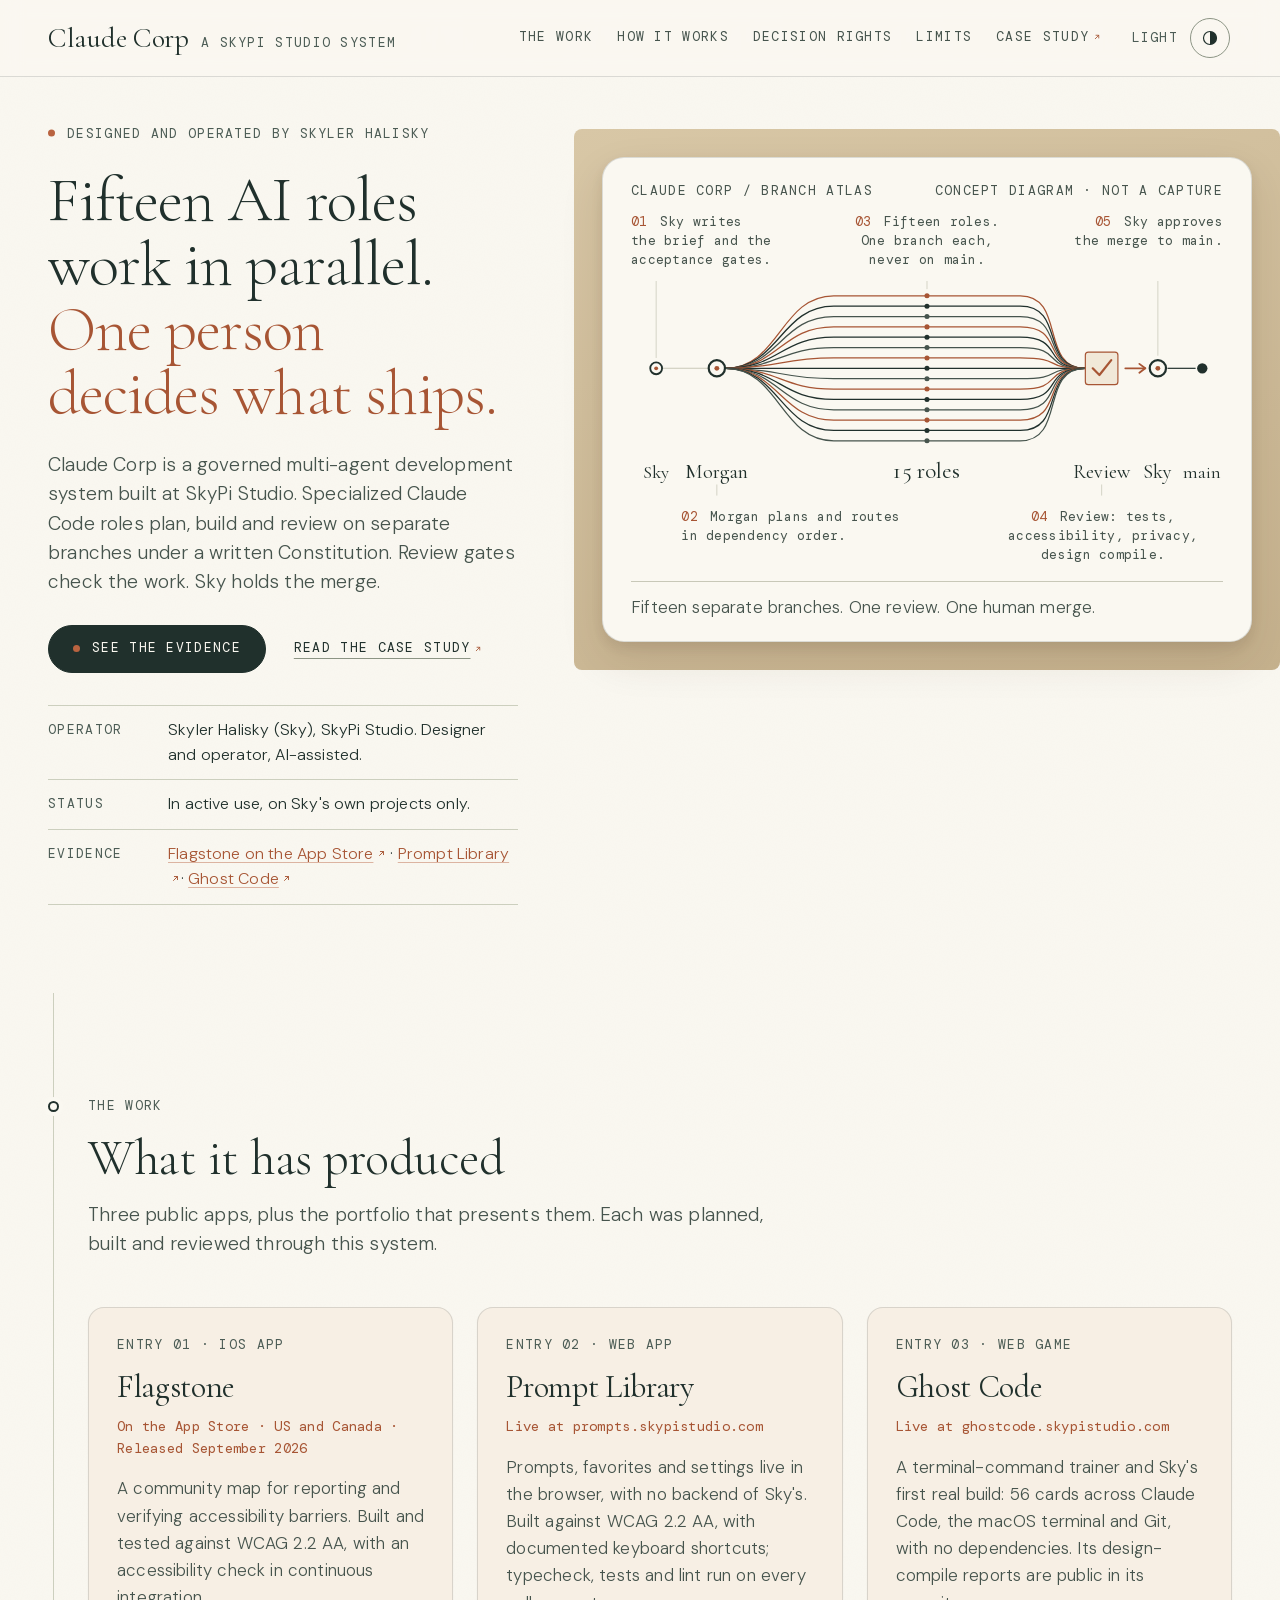
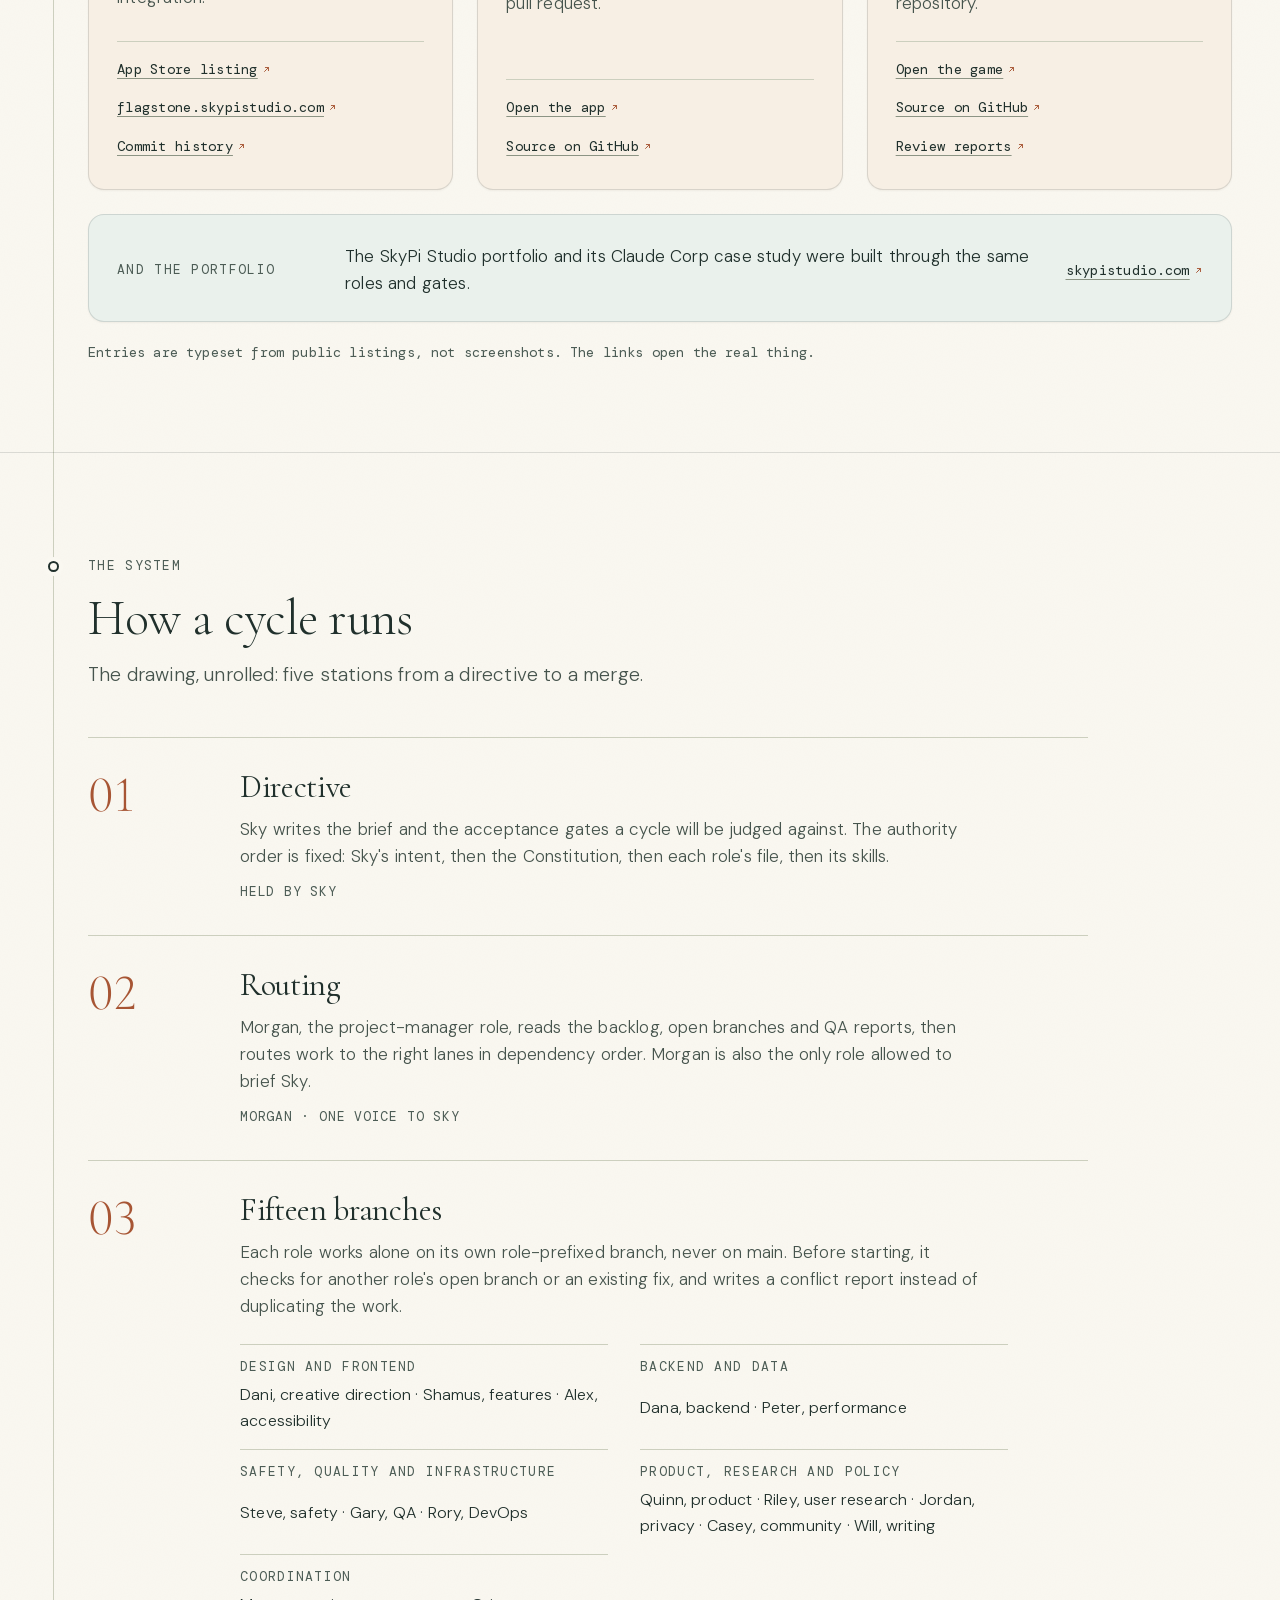
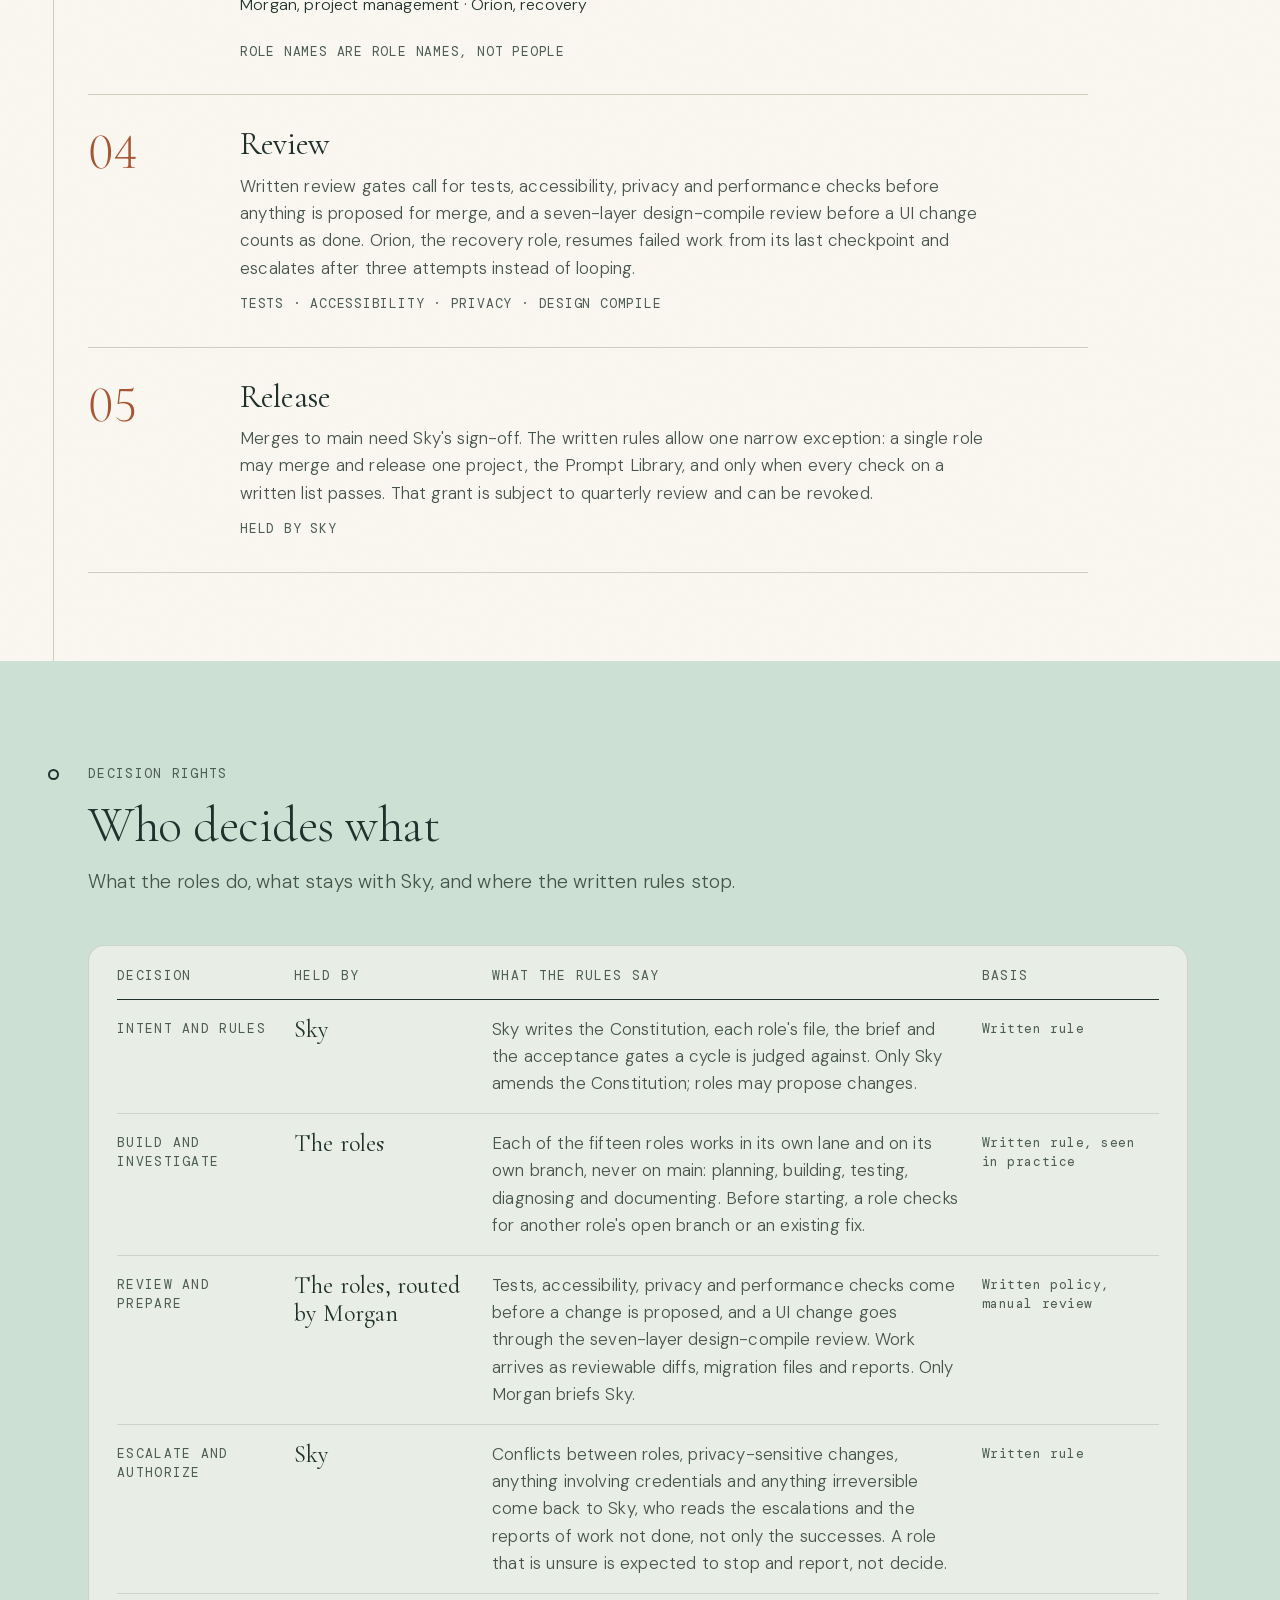
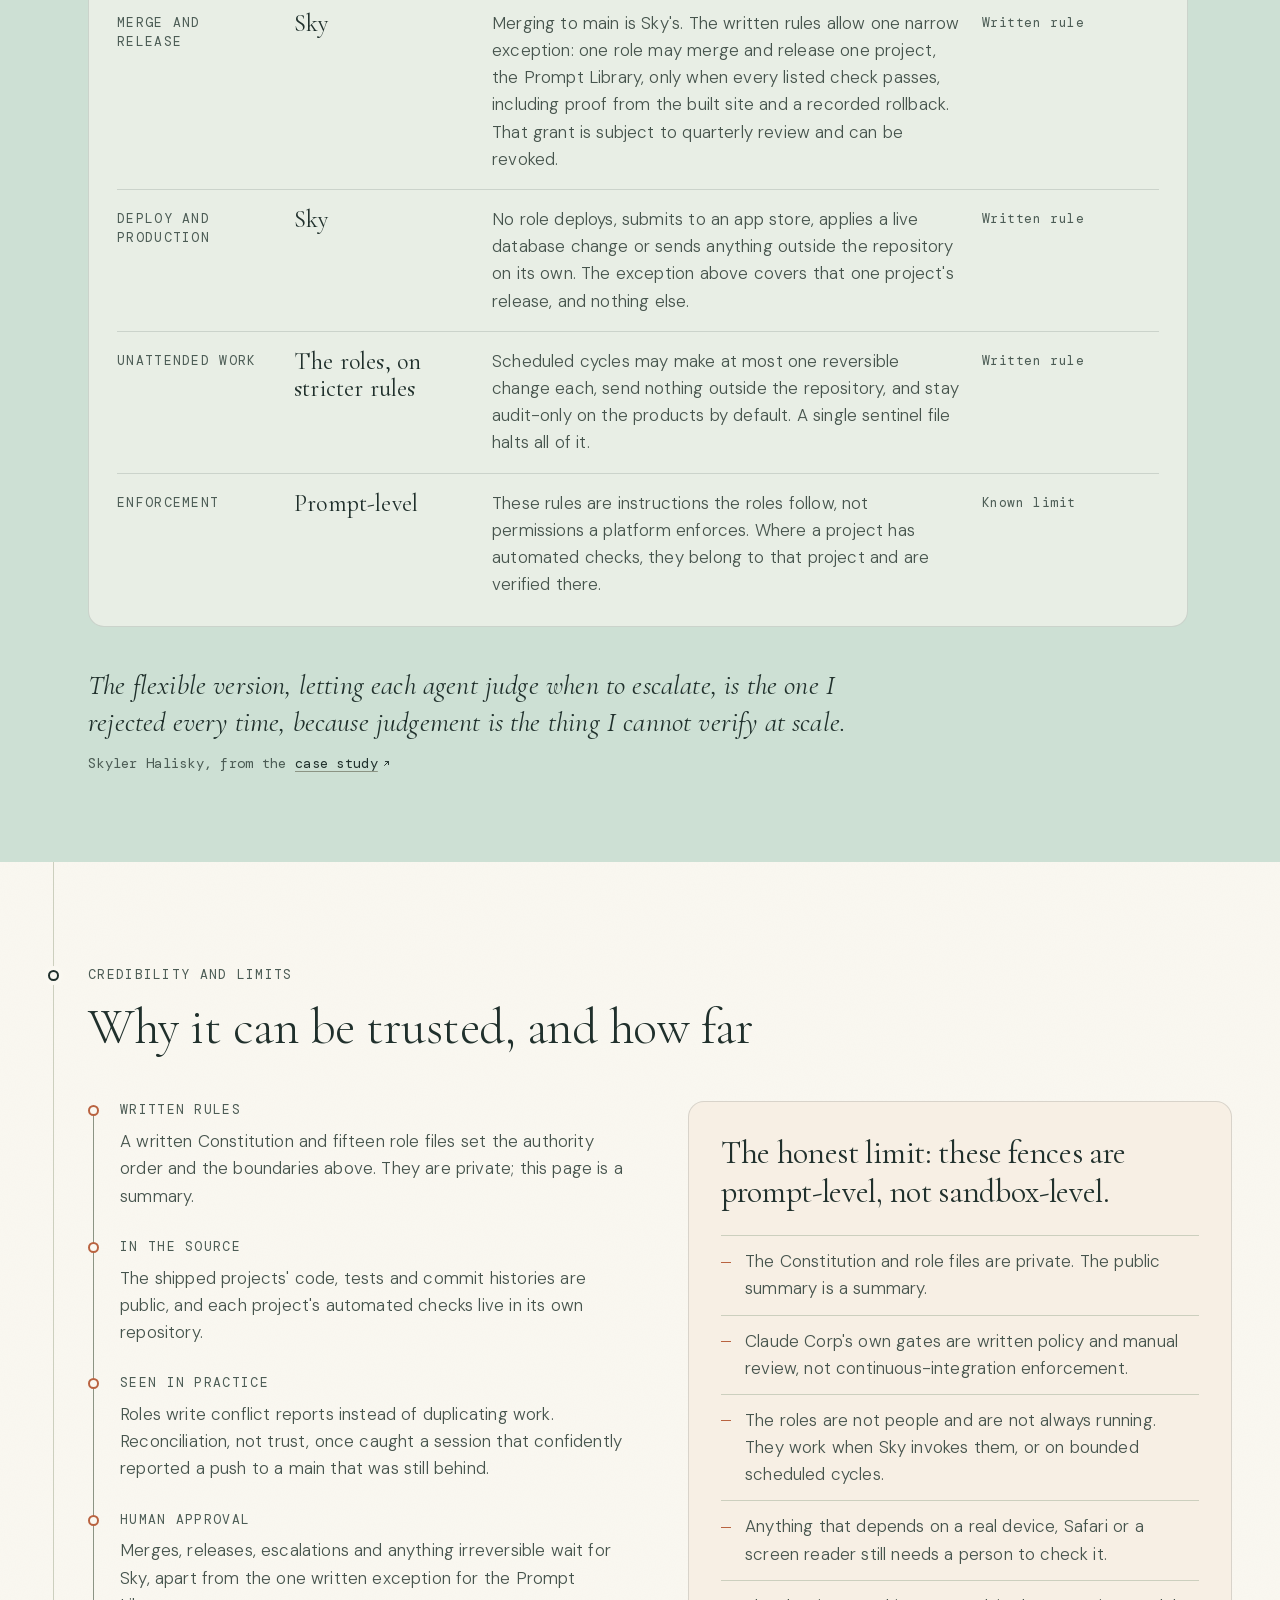
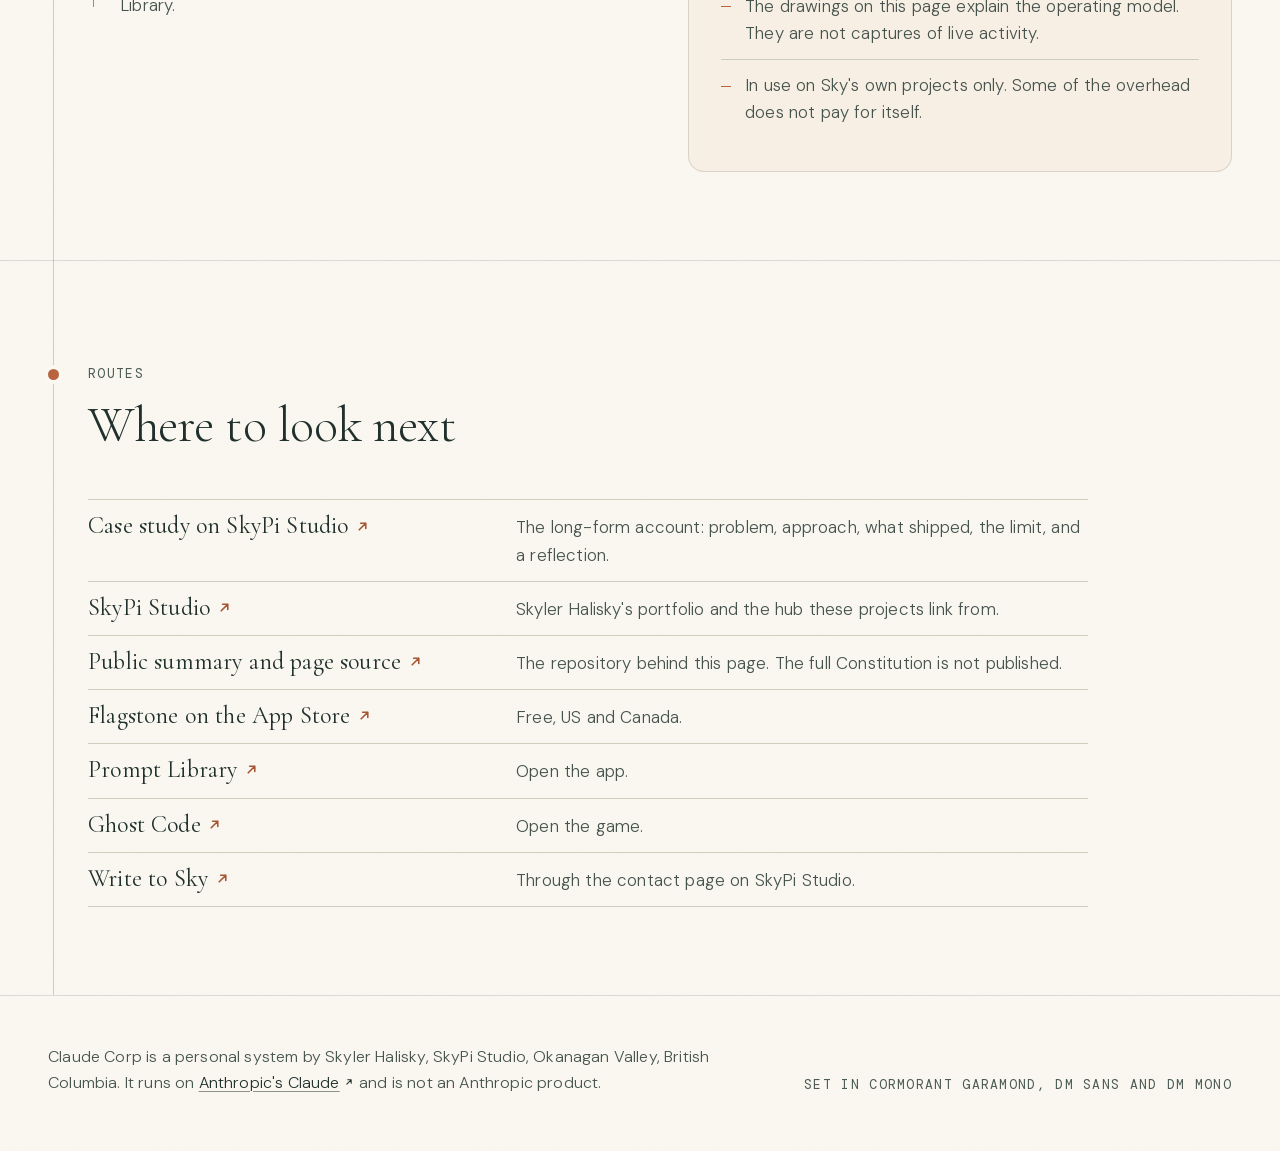
<file: index.html>
<!DOCTYPE html>
<html lang="en">
<head>
  <meta charset="utf-8">
  <meta name="viewport" content="width=device-width, initial-scale=1">
  <title>Claude Corp · Fifteen AI roles, one person decides what ships</title>
  <meta name="description" content="Claude Corp is a governed multi-agent development system designed and operated by Skyler Halisky at SkyPi Studio. Fifteen AI roles work in parallel under a written Constitution. One person decides what ships.">

  <!-- Open Graph / social share -->
  <meta property="og:type" content="website">
  <meta property="og:site_name" content="Claude Corp">
  <meta property="og:title" content="Claude Corp · Fifteen AI roles work in parallel. One person decides what ships.">
  <meta property="og:description" content="A governed multi-agent development system by Skyler Halisky at SkyPi Studio: fifteen Claude Code roles, a written Constitution, review gates, and a human-held merge.">
  <meta property="og:url" content="https://claudecorp.skypistudio.com/">
  <meta property="og:image" content="https://claudecorp.skypistudio.com/og-image.png">
  <meta property="og:image:width" content="1200">
  <meta property="og:image:height" content="630">
  <meta property="og:image:alt" content="Claude Corp. Fifteen AI roles work in parallel. One person decides what ships. A drawing of fifteen branches converging on one review and a human merge.">
  <meta name="twitter:card" content="summary_large_image">
  <meta name="twitter:title" content="Claude Corp · Fifteen AI roles work in parallel. One person decides what ships.">
  <meta name="twitter:description" content="A governed multi-agent development system by Skyler Halisky at SkyPi Studio: fifteen Claude Code roles, a written Constitution, review gates, and a human-held merge.">
  <meta name="twitter:image" content="https://claudecorp.skypistudio.com/og-image.png">
  <meta name="twitter:image:alt" content="Claude Corp. Fifteen AI roles work in parallel. One person decides what ships. A drawing of fifteen branches converging on one review and a human merge.">

  <!-- SEO + canonical -->
  <link rel="canonical" href="https://claudecorp.skypistudio.com/">
  <meta name="author" content="Skyler Halisky">
  <meta name="robots" content="index, follow">
  <meta name="color-scheme" content="light dark">
  <meta name="theme-color" content="#FAF8F1" media="(prefers-color-scheme: light)">
  <meta name="theme-color" content="#15191A" media="(prefers-color-scheme: dark)">

  <!-- Structured data -->
  <script type="application/ld+json">
  {
    "@context": "https://schema.org",
    "@type": "WebSite",
    "name": "Claude Corp",
    "url": "https://claudecorp.skypistudio.com/",
    "description": "A governed multi-agent development system designed and operated by Skyler Halisky at SkyPi Studio. Fifteen AI roles work in parallel under a written Constitution; one person decides what ships.",
    "author": {
      "@type": "Person",
      "name": "Skyler Halisky",
      "url": "https://skypistudio.com"
    }
  }
  </script>

  <link rel="icon" href="data:image/svg+xml,%3Csvg xmlns='http://www.w3.org/2000/svg' viewBox='0 0 32 32'%3E%3Crect width='32' height='32' rx='7' fill='%2320302C'/%3E%3Cpath d='M9 16C13 16 13 9 17 9H18C21 9 21 16 24 16M9 16C13 16 13 12.5 17 12.5H18C21 12.5 21 16 24 16M9 16C13 16 13 19.5 17 19.5H18C21 19.5 21 16 24 16M9 16C13 16 13 23 17 23H18C21 23 21 16 24 16' fill='none' stroke='%23FAF8F1' stroke-width='1.6' stroke-linecap='round'/%3E%3Ccircle cx='8' cy='16' r='2.6' fill='%23E2A27C'/%3E%3Ccircle cx='25' cy='16' r='2.6' fill='%23E2A27C'/%3E%3C/svg%3E">

  <link rel="preload" href="assets/fonts/cormorant-garamond-latin.woff2" as="font" type="font/woff2" crossorigin>
  <link rel="preload" href="assets/fonts/dm-sans-300-latin.woff2" as="font" type="font/woff2" crossorigin>
  <link rel="preload" href="assets/fonts/dm-mono-400-latin.woff2" as="font" type="font/woff2" crossorigin>
  <link rel="stylesheet" href="assets/site.css">

  <script>
    /* Runs before first paint. Marks JS as available and replays a saved theme
       choice; with no saved choice, data-theme stays unset and the operating
       system's light or dark preference decides (also the path with JS off). */
    (function () {
      var root = document.documentElement;
      root.classList.add('js');
      try {
        var saved = localStorage.getItem('cc-theme');
        if (saved === 'light' || saved === 'dark') {
          root.setAttribute('data-theme', saved);
          var metas = document.querySelectorAll('meta[name="theme-color"]');
          for (var i = 0; i < metas.length; i++) metas[i].setAttribute('content', saved === 'dark' ? '#15191A' : '#FAF8F1');
        }
      } catch (e) { /* storage blocked: follow the system theme */ }
    })();
  </script>
  <script src="assets/site.js" defer></script>
</head>
<body>
<a class="skip-link" href="#main">Skip to content</a>

<header class="site-head" id="top">
  <div class="wrap head-row">
    <a class="wordmark" href="#top">
      <span class="wordmark-name">Claude Corp</span>
      <span class="wordmark-sub">A SkyPi Studio system</span>
    </a>
    <button class="icon-button menu-toggle" type="button" data-menu-toggle aria-expanded="false" aria-controls="primary-nav">
      <span class="icon-button-text">Menu</span>
      <span class="ring" aria-hidden="true"><svg viewBox="0 0 16 16"><path class="menu-bars" d="M4 5.5h8M4 8h8M4 10.5h8" fill="none" stroke="currentColor" stroke-width="1.3" stroke-linecap="round"/><path class="menu-close" d="M5 5l6 6M11 5l-6 6" fill="none" stroke="currentColor" stroke-width="1.3" stroke-linecap="round"/></svg></span>
    </button>
    <nav class="primary" id="primary-nav" aria-label="Primary">
      <ul>
        <li><a href="#work">The work</a></li>
        <li><a href="#how">How it works</a></li>
        <li><a href="#rights">Decision rights</a></li>
        <li><a href="#limits">Limits</a></li>
        <li><a class="ext" href="https://skypistudio.com/work/claude-corp/" target="_blank" rel="noopener">Case study<span class="visually-hidden"> (opens in new tab)</span></a></li>
      </ul>
    </nav>
    <button class="icon-button theme-toggle" type="button" data-theme-toggle aria-label="Switch theme">
      <span class="icon-button-text" data-theme-label>Theme</span>
      <span class="ring" aria-hidden="true"><svg viewBox="0 0 16 16"><circle cx="8" cy="8" r="6.5" fill="none" stroke="currentColor" stroke-width="1.2"/><path d="M8 1.5a6.5 6.5 0 0 1 0 13z" fill="currentColor"/></svg></span>
    </button>
  </div>
</header>

<main id="main" tabindex="-1">

  <!-- OPENING -->
  <section class="hero" aria-labelledby="h1">
    <div class="wrap hero-grid">
      <div class="hero-copy">
        <p class="label kicker"><span class="dot" aria-hidden="true"></span>Designed and operated by Skyler Halisky</p>
        <h1 id="h1">Fifteen AI roles work in parallel. <span class="accent">One person decides what ships.</span></h1>

        <figure class="strip-well">
          <div class="strip-plate">
            <figcaption class="strip-head">
              <span class="label">Concept diagram</span>
              <span class="visually-hidden">: Sky's brief goes to Morgan, who routes it into fifteen separate role branches. The branches converge on one review, then Sky approves the merge to main.</span>
            </figcaption>
            <!-- atlas:strip --><svg class="atlas atlas-strip" viewBox="0 0 360 100" aria-hidden="true" focusable="false"><path d="M 14 50 H 26" class="glyph-rule" stroke-width="1.2" fill="none"/><path d="M 43 50 C 77 50 78 10.8 112 10.8 H 236 C 256 10.8 252 50 272 50" class="glyph-accent branch" pathLength="1" style="--i:0" stroke-width="1.25" fill="none" stroke-linecap="round" stroke-linejoin="round"/><path d="M 43 50 C 77 50 78 16.4 112 16.4 H 236 C 256 16.4 252 50 272 50" class="glyph-ink branch" pathLength="1" style="--i:1" stroke-width="1.25" fill="none" stroke-linecap="round" stroke-linejoin="round"/><path d="M 43 50 C 77 50 78 22 112 22 H 236 C 256 22 252 50 272 50" class="glyph-muted branch" pathLength="1" style="--i:2" stroke-width="1.25" fill="none" stroke-linecap="round" stroke-linejoin="round"/><path d="M 43 50 C 77 50 78 27.6 112 27.6 H 236 C 256 27.6 252 50 272 50" class="glyph-accent branch" pathLength="1" style="--i:3" stroke-width="1.25" fill="none" stroke-linecap="round" stroke-linejoin="round"/><path d="M 43 50 C 77 50 78 33.2 112 33.2 H 236 C 256 33.2 252 50 272 50" class="glyph-ink branch" pathLength="1" style="--i:4" stroke-width="1.25" fill="none" stroke-linecap="round" stroke-linejoin="round"/><path d="M 43 50 C 77 50 78 38.8 112 38.8 H 236 C 256 38.8 252 50 272 50" class="glyph-muted branch" pathLength="1" style="--i:5" stroke-width="1.25" fill="none" stroke-linecap="round" stroke-linejoin="round"/><path d="M 43 50 C 77 50 78 44.4 112 44.4 H 236 C 256 44.4 252 50 272 50" class="glyph-accent branch" pathLength="1" style="--i:6" stroke-width="1.25" fill="none" stroke-linecap="round" stroke-linejoin="round"/><path d="M 43 50 C 77 50 78 50 112 50 H 236 C 256 50 252 50 272 50" class="glyph-ink branch" pathLength="1" style="--i:7" stroke-width="1.25" fill="none" stroke-linecap="round" stroke-linejoin="round"/><path d="M 43 50 C 77 50 78 55.6 112 55.6 H 236 C 256 55.6 252 50 272 50" class="glyph-muted branch" pathLength="1" style="--i:8" stroke-width="1.25" fill="none" stroke-linecap="round" stroke-linejoin="round"/><path d="M 43 50 C 77 50 78 61.2 112 61.2 H 236 C 256 61.2 252 50 272 50" class="glyph-accent branch" pathLength="1" style="--i:9" stroke-width="1.25" fill="none" stroke-linecap="round" stroke-linejoin="round"/><path d="M 43 50 C 77 50 78 66.8 112 66.8 H 236 C 256 66.8 252 50 272 50" class="glyph-ink branch" pathLength="1" style="--i:10" stroke-width="1.25" fill="none" stroke-linecap="round" stroke-linejoin="round"/><path d="M 43 50 C 77 50 78 72.4 112 72.4 H 236 C 256 72.4 252 50 272 50" class="glyph-muted branch" pathLength="1" style="--i:11" stroke-width="1.25" fill="none" stroke-linecap="round" stroke-linejoin="round"/><path d="M 43 50 C 77 50 78 78 112 78 H 236 C 256 78 252 50 272 50" class="glyph-accent branch" pathLength="1" style="--i:12" stroke-width="1.25" fill="none" stroke-linecap="round" stroke-linejoin="round"/><path d="M 43 50 C 77 50 78 83.6 112 83.6 H 236 C 256 83.6 252 50 272 50" class="glyph-ink branch" pathLength="1" style="--i:13" stroke-width="1.25" fill="none" stroke-linecap="round" stroke-linejoin="round"/><path d="M 43 50 C 77 50 78 89.2 112 89.2 H 236 C 256 89.2 252 50 272 50" class="glyph-muted branch" pathLength="1" style="--i:14" stroke-width="1.25" fill="none" stroke-linecap="round" stroke-linejoin="round"/><circle cx="174" cy="10.8" r="1.9" class="fill-accent node-dot"/><circle cx="174" cy="16.4" r="1.9" class="fill-ink node-dot"/><circle cx="174" cy="22" r="1.9" class="fill-muted node-dot"/><circle cx="174" cy="27.6" r="1.9" class="fill-accent node-dot"/><circle cx="174" cy="33.2" r="1.9" class="fill-ink node-dot"/><circle cx="174" cy="38.8" r="1.9" class="fill-muted node-dot"/><circle cx="174" cy="44.4" r="1.9" class="fill-accent node-dot"/><circle cx="174" cy="50" r="1.9" class="fill-ink node-dot"/><circle cx="174" cy="55.6" r="1.9" class="fill-muted node-dot"/><circle cx="174" cy="61.2" r="1.9" class="fill-accent node-dot"/><circle cx="174" cy="66.8" r="1.9" class="fill-ink node-dot"/><circle cx="174" cy="72.4" r="1.9" class="fill-muted node-dot"/><circle cx="174" cy="78" r="1.9" class="fill-accent node-dot"/><circle cx="174" cy="83.6" r="1.9" class="fill-ink node-dot"/><circle cx="174" cy="89.2" r="1.9" class="fill-muted node-dot"/><circle cx="8" cy="50" r="5" class="fill-paper glyph-ink" stroke-width="1.7"/><circle cx="8" cy="50" r="1.7" class="fill-accent"/><circle cx="34" cy="50" r="7" class="fill-paper glyph-ink" stroke-width="2"/><circle cx="34" cy="50" r="2.2" class="fill-accent"/><rect x="272" y="39" width="22" height="22" rx="3" class="fill-shade glyph-accent" stroke-width="1.3"/><path d="M 277 50 L 281.5 54.5 L 289.5 44.5" class="glyph-accent" stroke-width="1.9" fill="none" stroke-linecap="round" stroke-linejoin="round"/><path d="M 299 50 H 316" class="glyph-accent" stroke-width="1.6" fill="none" stroke-linecap="round"/><path d="M 311.5 46 L 316 50 L 311.5 54" class="glyph-accent" stroke-width="1.6" fill="none" stroke-linecap="round" stroke-linejoin="round"/><circle cx="327" cy="50" r="7" class="fill-paper glyph-ink" stroke-width="2"/><circle cx="327" cy="50" r="2.2" class="fill-accent"/><path d="M 335 50 H 348" class="glyph-ink" stroke-width="1.2" fill="none"/><circle cx="353" cy="50" r="4.5" class="fill-ink"/></svg><!-- /atlas:strip -->
            <p class="strip-labels" aria-hidden="true"><span>Morgan</span><span>15 roles</span><span>Sky merges</span></p>
          </div>
        </figure>

        <p class="standfirst">Claude Corp is a governed multi-agent development system built at SkyPi Studio. Specialized Claude Code roles plan, build and review on separate branches under a written Constitution. Review gates check the work. Sky holds the merge.</p>
        <div class="actions">
          <a class="pill is-solid" href="#work"><span class="dot" aria-hidden="true"></span>See the evidence</a>
          <a class="textlink ext" href="https://skypistudio.com/work/claude-corp/" target="_blank" rel="noopener">Read the case study<span class="visually-hidden"> (opens in new tab)</span></a>
        </div>
        <dl class="ledger">
          <div><dt>Operator</dt><dd>Skyler Halisky (Sky), SkyPi Studio. Designer and operator, AI-assisted.</dd></div>
          <div><dt>Status</dt><dd>In active use, on Sky's own projects only.</dd></div>
          <div><dt>Evidence</dt><dd><a class="ext" href="https://apps.apple.com/app/flagstone-accessibility-map/id6774709116" target="_blank" rel="noopener">Flagstone on the App Store<span class="visually-hidden"> (opens in new tab)</span></a> · <a class="ext" href="https://prompts.skypistudio.com" target="_blank" rel="noopener">Prompt Library<span class="visually-hidden"> (opens in new tab)</span></a> · <a class="ext" href="https://ghostcode.skypistudio.com" target="_blank" rel="noopener">Ghost Code<span class="visually-hidden"> (opens in new tab)</span></a></dd></div>
        </dl>
      </div>

      <div class="hero-art">
        <div class="well">
          <figure class="plate" aria-labelledby="atlas-title atlas-caption">
            <div class="plate-head">
              <span class="label" id="atlas-title">Claude Corp / Branch Atlas</span>
              <span class="label plate-note">Concept diagram · not a capture</span>
            </div>
            <ol class="atlas-notes">
              <li class="note n1"><span class="note-num">01</span> Sky writes the brief and the acceptance gates.</li>
              <li class="note n2"><span class="note-num">02</span> Morgan plans and routes in dependency order.</li>
              <li class="note n3"><span class="note-num">03</span> Fifteen roles. One branch each, never on main.</li>
              <li class="note n4"><span class="note-num">04</span> Review: tests, accessibility, privacy, design compile.</li>
              <li class="note n5"><span class="note-num">05</span> Sky approves the merge to main.</li>
              <li class="atlas-art" aria-hidden="true"><!-- atlas:wide --><svg class="atlas atlas-wide" viewBox="0 0 800 290" aria-hidden="true" focusable="false"><path d="M 34 0 V 104" class="glyph-rule" stroke-width="1" fill="none"/><path d="M 400 0 V 11" class="glyph-rule" stroke-width="1" fill="none"/><path d="M 712 0 V 101" class="glyph-rule" stroke-width="1" fill="none"/><path d="M 116 275 V 290" class="glyph-rule" stroke-width="1" fill="none"/><path d="M 636 275 V 290" class="glyph-rule" stroke-width="1" fill="none"/><path d="M 43 118 H 104" class="glyph-rule" stroke-width="1.4" fill="none"/><path d="M 128 118 C 200 118 202 20 274 20 H 526 C 588 20 552 118 614 118" class="glyph-accent branch" pathLength="1" style="--i:0" stroke-width="1.7" fill="none" stroke-linecap="round" stroke-linejoin="round"/><path d="M 128 118 C 200 118 202 34 274 34 H 526 C 588 34 552 118 614 118" class="glyph-ink branch" pathLength="1" style="--i:1" stroke-width="1.7" fill="none" stroke-linecap="round" stroke-linejoin="round"/><path d="M 128 118 C 200 118 202 48 274 48 H 526 C 588 48 552 118 614 118" class="glyph-muted branch" pathLength="1" style="--i:2" stroke-width="1.7" fill="none" stroke-linecap="round" stroke-linejoin="round"/><path d="M 128 118 C 200 118 202 62 274 62 H 526 C 588 62 552 118 614 118" class="glyph-accent branch" pathLength="1" style="--i:3" stroke-width="1.7" fill="none" stroke-linecap="round" stroke-linejoin="round"/><path d="M 128 118 C 200 118 202 76 274 76 H 526 C 588 76 552 118 614 118" class="glyph-ink branch" pathLength="1" style="--i:4" stroke-width="1.7" fill="none" stroke-linecap="round" stroke-linejoin="round"/><path d="M 128 118 C 200 118 202 90 274 90 H 526 C 588 90 552 118 614 118" class="glyph-muted branch" pathLength="1" style="--i:5" stroke-width="1.7" fill="none" stroke-linecap="round" stroke-linejoin="round"/><path d="M 128 118 C 200 118 202 104 274 104 H 526 C 588 104 552 118 614 118" class="glyph-accent branch" pathLength="1" style="--i:6" stroke-width="1.7" fill="none" stroke-linecap="round" stroke-linejoin="round"/><path d="M 128 118 C 200 118 202 118 274 118 H 526 C 588 118 552 118 614 118" class="glyph-ink branch" pathLength="1" style="--i:7" stroke-width="1.7" fill="none" stroke-linecap="round" stroke-linejoin="round"/><path d="M 128 118 C 200 118 202 132 274 132 H 526 C 588 132 552 118 614 118" class="glyph-muted branch" pathLength="1" style="--i:8" stroke-width="1.7" fill="none" stroke-linecap="round" stroke-linejoin="round"/><path d="M 128 118 C 200 118 202 146 274 146 H 526 C 588 146 552 118 614 118" class="glyph-accent branch" pathLength="1" style="--i:9" stroke-width="1.7" fill="none" stroke-linecap="round" stroke-linejoin="round"/><path d="M 128 118 C 200 118 202 160 274 160 H 526 C 588 160 552 118 614 118" class="glyph-ink branch" pathLength="1" style="--i:10" stroke-width="1.7" fill="none" stroke-linecap="round" stroke-linejoin="round"/><path d="M 128 118 C 200 118 202 174 274 174 H 526 C 588 174 552 118 614 118" class="glyph-muted branch" pathLength="1" style="--i:11" stroke-width="1.7" fill="none" stroke-linecap="round" stroke-linejoin="round"/><path d="M 128 118 C 200 118 202 188 274 188 H 526 C 588 188 552 118 614 118" class="glyph-accent branch" pathLength="1" style="--i:12" stroke-width="1.7" fill="none" stroke-linecap="round" stroke-linejoin="round"/><path d="M 128 118 C 200 118 202 202 274 202 H 526 C 588 202 552 118 614 118" class="glyph-ink branch" pathLength="1" style="--i:13" stroke-width="1.7" fill="none" stroke-linecap="round" stroke-linejoin="round"/><path d="M 128 118 C 200 118 202 216 274 216 H 526 C 588 216 552 118 614 118" class="glyph-muted branch" pathLength="1" style="--i:14" stroke-width="1.7" fill="none" stroke-linecap="round" stroke-linejoin="round"/><circle cx="400" cy="20" r="3.4" class="fill-accent node-dot"/><circle cx="400" cy="34" r="3.4" class="fill-ink node-dot"/><circle cx="400" cy="48" r="3.4" class="fill-muted node-dot"/><circle cx="400" cy="62" r="3.4" class="fill-accent node-dot"/><circle cx="400" cy="76" r="3.4" class="fill-ink node-dot"/><circle cx="400" cy="90" r="3.4" class="fill-muted node-dot"/><circle cx="400" cy="104" r="3.4" class="fill-accent node-dot"/><circle cx="400" cy="118" r="3.4" class="fill-ink node-dot"/><circle cx="400" cy="132" r="3.4" class="fill-muted node-dot"/><circle cx="400" cy="146" r="3.4" class="fill-accent node-dot"/><circle cx="400" cy="160" r="3.4" class="fill-ink node-dot"/><circle cx="400" cy="174" r="3.4" class="fill-muted node-dot"/><circle cx="400" cy="188" r="3.4" class="fill-accent node-dot"/><circle cx="400" cy="202" r="3.4" class="fill-ink node-dot"/><circle cx="400" cy="216" r="3.4" class="fill-muted node-dot"/><circle cx="34" cy="118" r="8" class="fill-paper glyph-ink" stroke-width="2.5"/><circle cx="34" cy="118" r="2.6" class="fill-accent"/><circle cx="116" cy="118" r="11" class="fill-paper glyph-ink" stroke-width="3"/><circle cx="116" cy="118" r="3.3" class="fill-accent"/><rect x="614" y="96" width="44" height="44" rx="4" class="fill-shade glyph-accent" stroke-width="1.6"/><path d="M 624 118 L 633 127 L 649 107" class="glyph-accent" stroke-width="3" fill="none" stroke-linecap="round" stroke-linejoin="round"/><path d="M 668 118 H 695" class="glyph-accent" stroke-width="2.5" fill="none" stroke-linecap="round"/><path d="M 687 112 L 695 118 L 687 124" class="glyph-accent" stroke-width="2.5" fill="none" stroke-linecap="round" stroke-linejoin="round"/><circle cx="712" cy="118" r="11" class="fill-paper glyph-ink" stroke-width="3"/><circle cx="712" cy="118" r="3.3" class="fill-accent"/><path d="M 725 118 H 763" class="glyph-ink" stroke-width="1.6" fill="none"/><circle cx="772" cy="118" r="7" class="fill-ink"/><text x="34" y="266" font-size="25" text-anchor="middle" class="t-ink">Sky</text><text x="116" y="266" font-size="27" text-anchor="middle" class="t-ink">Morgan</text><text x="400" y="266" font-size="31" text-anchor="middle" class="t-ink">15 roles</text><text x="636" y="266" font-size="27" text-anchor="middle" class="t-ink">Review</text><text x="712" y="266" font-size="27" text-anchor="middle" class="t-ink">Sky</text><text x="772" y="266" font-size="25" text-anchor="middle" class="t-ink">main</text></svg><!-- /atlas:wide --></li>
            </ol>
            <figcaption class="plate-caption" id="atlas-caption">Fifteen separate branches. One review. One human merge.</figcaption>
          </figure>
        </div>
      </div>
    </div>
  </section>

  <div class="spine">

  <!-- WHAT IT HAS PRODUCED -->
  <section class="section" id="work" aria-labelledby="h-work">
    <div class="wrap">
      <header class="sec-head reveal">
        <p class="label">The work</p>
        <h2 id="h-work">What it has produced</h2>
        <p class="sec-standfirst">Three public apps, plus the portfolio that presents them. Each was planned, built and reviewed through this system.</p>
      </header>
      <div class="gallery">
        <article class="entry reveal" aria-labelledby="h-flagstone">
          <p class="label">Entry 01 · iOS app</p>
          <h3 id="h-flagstone">Flagstone</h3>
          <p class="entry-meta">On the App Store · US and Canada · Released September 2026</p>
          <p class="entry-body">A community map for reporting and verifying accessibility barriers. Built and tested against WCAG 2.2 AA, with an accessibility check in continuous integration.</p>
          <ul class="routes">
            <li><a class="ext" href="https://apps.apple.com/app/flagstone-accessibility-map/id6774709116" target="_blank" rel="noopener">App Store listing<span class="visually-hidden"> for Flagstone (opens in new tab)</span></a></li>
            <li><a class="ext" href="https://flagstone.skypistudio.com" target="_blank" rel="noopener">flagstone.skypistudio.com<span class="visually-hidden"> (opens in new tab)</span></a></li>
            <li><a class="ext" href="https://github.com/Skypie99/AccessMap/commits/main" target="_blank" rel="noopener">Commit history<span class="visually-hidden"> for Flagstone, in its AccessMap repository (opens in new tab)</span></a></li>
          </ul>
        </article>
        <article class="entry reveal" aria-labelledby="h-prompts">
          <p class="label">Entry 02 · Web app</p>
          <h3 id="h-prompts">Prompt Library</h3>
          <p class="entry-meta">Live at prompts.skypistudio.com</p>
          <p class="entry-body">Prompts, favorites and settings live in the browser, with no backend of Sky's. Built against WCAG 2.2 AA, with documented keyboard shortcuts; typecheck, tests and lint run on every pull request.</p>
          <ul class="routes">
            <li><a class="ext" href="https://prompts.skypistudio.com" target="_blank" rel="noopener">Open the app<span class="visually-hidden">: Prompt Library (opens in new tab)</span></a></li>
            <li><a class="ext" href="https://github.com/Skypie99/Prompt_Library" target="_blank" rel="noopener">Source on GitHub<span class="visually-hidden"> for Prompt Library (opens in new tab)</span></a></li>
          </ul>
        </article>
        <article class="entry reveal" aria-labelledby="h-ghost">
          <p class="label">Entry 03 · Web game</p>
          <h3 id="h-ghost">Ghost Code</h3>
          <p class="entry-meta">Live at ghostcode.skypistudio.com</p>
          <p class="entry-body">A terminal-command trainer and Sky's first real build: 56 cards across Claude Code, the macOS terminal and Git, with no dependencies. Its design-compile reports are public in its repository.</p>
          <ul class="routes">
            <li><a class="ext" href="https://ghostcode.skypistudio.com" target="_blank" rel="noopener">Open the game<span class="visually-hidden">: Ghost Code (opens in new tab)</span></a></li>
            <li><a class="ext" href="https://github.com/Skypie99/ghost-code" target="_blank" rel="noopener">Source on GitHub<span class="visually-hidden"> for Ghost Code (opens in new tab)</span></a></li>
            <li><a class="ext" href="https://github.com/Skypie99/ghost-code/tree/main/qa-reports" target="_blank" rel="noopener">Review reports<span class="visually-hidden"> for Ghost Code (opens in new tab)</span></a></li>
          </ul>
        </article>
        <div class="entry entry-note reveal">
          <h3 class="label" id="h-portfolio">And the portfolio</h3>
          <p class="entry-body">The SkyPi Studio portfolio and its Claude Corp case study were built through the same roles and gates.</p>
          <ul class="routes"><li><a class="ext" href="https://skypistudio.com" target="_blank" rel="noopener">skypistudio.com<span class="visually-hidden"> (opens in new tab)</span></a></li></ul>
        </div>
      </div>
      <p class="footnote reveal">Entries are typeset from public listings, not screenshots. The links open the real thing.</p>
    </div>
  </section>

  <!-- HOW A CYCLE RUNS -->
  <section class="section" id="how" aria-labelledby="h-how">
    <div class="wrap">
      <header class="sec-head reveal">
        <p class="label">The system</p>
        <h2 id="h-how">How a cycle runs</h2>
        <p class="sec-standfirst">The drawing, unrolled: five stations from a directive to a merge.</p>
      </header>
      <ol class="stations">
        <li class="station reveal">
          <span class="station-num" aria-hidden="true">01</span>
          <div class="station-body">
            <h3><span class="visually-hidden">01. </span>Directive</h3>
            <p>Sky writes the brief and the acceptance gates a cycle will be judged against. The authority order is fixed: Sky's intent, then the Constitution, then each role's file, then its skills.</p>
            <p class="station-ref">Held by Sky</p>
          </div>
        </li>
        <li class="station reveal">
          <span class="station-num" aria-hidden="true">02</span>
          <div class="station-body">
            <h3><span class="visually-hidden">02. </span>Routing</h3>
            <p>Morgan, the project-manager role, reads the backlog, open branches and QA reports, then routes work to the right lanes in dependency order. Morgan is also the only role allowed to brief Sky.</p>
            <p class="station-ref">Morgan · one voice to Sky</p>
          </div>
        </li>
        <li class="station reveal">
          <span class="station-num" aria-hidden="true">03</span>
          <div class="station-body">
            <h3><span class="visually-hidden">03. </span>Fifteen branches</h3>
            <p>Each role works alone on its own role-prefixed branch, never on main. Before starting, it checks for another role's open branch or an existing fix, and writes a conflict report instead of duplicating the work.</p>
            <dl class="lanes">
              <div><dt>Design and frontend</dt><dd>Dani, creative direction · Shamus, features · Alex, accessibility</dd></div>
              <div><dt>Backend and data</dt><dd>Dana, backend · Peter, performance</dd></div>
              <div><dt>Safety, quality and infrastructure</dt><dd>Steve, safety · Gary, QA · Rory, DevOps</dd></div>
              <div><dt>Product, research and policy</dt><dd>Quinn, product · Riley, user research · Jordan, privacy · Casey, community · Will, writing</dd></div>
              <div><dt>Coordination</dt><dd>Morgan, project management · Orion, recovery</dd></div>
            </dl>
            <p class="station-ref">Role names are role names, not people</p>
          </div>
        </li>
        <li class="station reveal">
          <span class="station-num" aria-hidden="true">04</span>
          <div class="station-body">
            <h3><span class="visually-hidden">04. </span>Review</h3>
            <p>Written review gates call for tests, accessibility, privacy and performance checks before anything is proposed for merge, and a seven-layer design-compile review before a UI change counts as done. Orion, the recovery role, resumes failed work from its last checkpoint and escalates after three attempts instead of looping.</p>
            <p class="station-ref">Tests · accessibility · privacy · design compile</p>
          </div>
        </li>
        <li class="station reveal">
          <span class="station-num" aria-hidden="true">05</span>
          <div class="station-body">
            <h3><span class="visually-hidden">05. </span>Release</h3>
            <p>Merges to main need Sky's sign-off. The written rules allow one narrow exception: a single role may merge and release one project, the Prompt Library, and only when every check on a written list passes. That grant is subject to quarterly review and can be revoked.</p>
            <p class="station-ref">Held by Sky</p>
          </div>
        </li>
      </ol>
    </div>
  </section>

  <!-- DECISION RIGHTS -->
  <section class="section section-panel" id="rights" aria-labelledby="h-rights">
    <div class="wrap">
      <header class="sec-head reveal">
        <p class="label">Decision rights</p>
        <h2 id="h-rights">Who decides what</h2>
        <p class="sec-standfirst">What the roles do, what stays with Sky, and where the written rules stop.</p>
      </header>
      <div class="rights-card reveal">
        <table class="rights" role="table">
          <caption class="visually-hidden">Decision rights: each decision, who holds it, what the written rules say, and the basis for the claim</caption>
          <thead role="rowgroup">
            <tr role="row"><th scope="col" role="columnheader">Decision</th><th scope="col" role="columnheader">Held by</th><th scope="col" role="columnheader">What the rules say</th><th scope="col" role="columnheader">Basis</th></tr>
          </thead>
          <tbody role="rowgroup">
            <tr role="row">
              <th scope="row" role="rowheader">Intent and rules</th>
              <td class="who" role="cell">Sky</td>
              <td role="cell">Sky writes the Constitution, each role's file, the brief and the acceptance gates a cycle is judged against. Only Sky amends the Constitution; roles may propose changes.</td>
              <td class="basis" role="cell"><span class="cell-label" aria-hidden="true">Basis: </span>Written rule</td>
            </tr>
            <tr role="row">
              <th scope="row" role="rowheader">Build and investigate</th>
              <td class="who" role="cell">The roles</td>
              <td role="cell">Each of the fifteen roles works in its own lane and on its own branch, never on main: planning, building, testing, diagnosing and documenting. Before starting, a role checks for another role's open branch or an existing fix.</td>
              <td class="basis" role="cell"><span class="cell-label" aria-hidden="true">Basis: </span>Written rule, seen in practice</td>
            </tr>
            <tr role="row">
              <th scope="row" role="rowheader">Review and prepare</th>
              <td class="who" role="cell">The roles, routed by Morgan</td>
              <td role="cell">Tests, accessibility, privacy and performance checks come before a change is proposed, and a UI change goes through the seven-layer design-compile review. Work arrives as reviewable diffs, migration files and reports. Only Morgan briefs Sky.</td>
              <td class="basis" role="cell"><span class="cell-label" aria-hidden="true">Basis: </span>Written policy, manual review</td>
            </tr>
            <tr role="row">
              <th scope="row" role="rowheader">Escalate and authorize</th>
              <td class="who" role="cell">Sky</td>
              <td role="cell">Conflicts between roles, privacy-sensitive changes, anything involving credentials and anything irreversible come back to Sky, who reads the escalations and the reports of work not done, not only the successes. A role that is unsure is expected to stop and report, not decide.</td>
              <td class="basis" role="cell"><span class="cell-label" aria-hidden="true">Basis: </span>Written rule</td>
            </tr>
            <tr role="row">
              <th scope="row" role="rowheader">Merge and release</th>
              <td class="who" role="cell">Sky</td>
              <td role="cell">Merging to main is Sky's. The written rules allow one narrow exception: one role may merge and release one project, the Prompt Library, only when every listed check passes, including proof from the built site and a recorded rollback. That grant is subject to quarterly review and can be revoked.</td>
              <td class="basis" role="cell"><span class="cell-label" aria-hidden="true">Basis: </span>Written rule</td>
            </tr>
            <tr role="row">
              <th scope="row" role="rowheader">Deploy and production</th>
              <td class="who" role="cell">Sky</td>
              <td role="cell">No role deploys, submits to an app store, applies a live database change or sends anything outside the repository on its own. The exception above covers that one project's release, and nothing else.</td>
              <td class="basis" role="cell"><span class="cell-label" aria-hidden="true">Basis: </span>Written rule</td>
            </tr>
            <tr role="row">
              <th scope="row" role="rowheader">Unattended work</th>
              <td class="who" role="cell">The roles, on stricter rules</td>
              <td role="cell">Scheduled cycles may make at most one reversible change each, send nothing outside the repository, and stay audit-only on the products by default. A single sentinel file halts all of it.</td>
              <td class="basis" role="cell"><span class="cell-label" aria-hidden="true">Basis: </span>Written rule</td>
            </tr>
            <tr role="row">
              <th scope="row" role="rowheader">Enforcement</th>
              <td class="who" role="cell">Prompt-level</td>
              <td role="cell">These rules are instructions the roles follow, not permissions a platform enforces. Where a project has automated checks, they belong to that project and are verified there.</td>
              <td class="basis" role="cell"><span class="cell-label" aria-hidden="true">Basis: </span>Known limit</td>
            </tr>
          </tbody>
        </table>
      </div>
      <figure class="pull reveal">
        <blockquote><p>The flexible version, letting each agent judge when to escalate, is the one I rejected every time, because judgement is the thing I cannot verify at scale.</p></blockquote>
        <figcaption>Skyler Halisky, from the <a class="ext" href="https://skypistudio.com/work/claude-corp/" target="_blank" rel="noopener">case study<span class="visually-hidden"> (opens in new tab)</span></a></figcaption>
      </figure>
    </div>
  </section>

  <!-- CREDIBILITY AND LIMITS -->
  <section class="section" id="limits" aria-labelledby="h-limits">
    <div class="wrap">
      <header class="sec-head reveal">
        <p class="label">Credibility and limits</p>
        <h2 id="h-limits">Why it can be trusted, and how far</h2>
      </header>
      <div class="trust-grid">
        <ul class="chain reveal" aria-label="Kinds of evidence">
          <li><h3 class="label">Written rules</h3><p>A written Constitution and fifteen role files set the authority order and the boundaries above. They are private; this page is a summary.</p></li>
          <li><h3 class="label">In the source</h3><p>The shipped projects' code, tests and commit histories are public, and each project's automated checks live in its own repository.</p></li>
          <li><h3 class="label">Seen in practice</h3><p>Roles write conflict reports instead of duplicating work. Reconciliation, not trust, once caught a session that confidently reported a push to a main that was still behind.</p></li>
          <li><h3 class="label">Human approval</h3><p>Merges, releases, escalations and anything irreversible wait for Sky, apart from the one written exception for the Prompt Library.</p></li>
        </ul>
        <div class="limits reveal">
          <h3 class="limits-lead">The honest limit: these fences are prompt-level, not sandbox-level.</h3>
          <ul>
            <li>The Constitution and role files are private. The public summary is a summary.</li>
            <li>Claude Corp's own gates are written policy and manual review, not continuous-integration enforcement.</li>
            <li>The roles are not people and are not always running. They work when Sky invokes them, or on bounded scheduled cycles.</li>
            <li>Anything that depends on a real device, Safari or a screen reader still needs a person to check it.</li>
            <li>The drawings on this page explain the operating model. They are not captures of live activity.</li>
            <li>In use on Sky's own projects only. Some of the overhead does not pay for itself.</li>
          </ul>
        </div>
      </div>
    </div>
  </section>

  <!-- ROUTES -->
  <section class="section" id="next" aria-labelledby="h-next">
    <div class="wrap">
      <header class="sec-head reveal">
        <p class="label">Routes</p>
        <h2 id="h-next">Where to look next</h2>
      </header>
      <ul class="routes-list reveal">
        <li><p class="route-name"><a class="ext" href="https://skypistudio.com/work/claude-corp/" target="_blank" rel="noopener">Case study on SkyPi Studio<span class="visually-hidden"> (opens in new tab)</span></a></p><p>The long-form account: problem, approach, what shipped, the limit, and a reflection.</p></li>
        <li><p class="route-name"><a class="ext" href="https://skypistudio.com" target="_blank" rel="noopener">SkyPi Studio<span class="visually-hidden"> (opens in new tab)</span></a></p><p>Skyler Halisky's portfolio and the hub these projects link from.</p></li>
        <li><p class="route-name"><a class="ext" href="https://github.com/Skypie99/Claude_Corp" target="_blank" rel="noopener">Public summary and page source<span class="visually-hidden"> (opens in new tab)</span></a></p><p>The repository behind this page. The full Constitution is not published.</p></li>
        <li><p class="route-name"><a class="ext" href="https://apps.apple.com/app/flagstone-accessibility-map/id6774709116" target="_blank" rel="noopener">Flagstone on the App Store<span class="visually-hidden"> (opens in new tab)</span></a></p><p>Free, US and Canada.</p></li>
        <li><p class="route-name"><a class="ext" href="https://prompts.skypistudio.com" target="_blank" rel="noopener">Prompt Library<span class="visually-hidden"> (opens in new tab)</span></a></p><p>Open the app.</p></li>
        <li><p class="route-name"><a class="ext" href="https://ghostcode.skypistudio.com" target="_blank" rel="noopener">Ghost Code<span class="visually-hidden"> (opens in new tab)</span></a></p><p>Open the game.</p></li>
        <li><p class="route-name"><a class="ext" href="https://skypistudio.com/contact/" target="_blank" rel="noopener">Write to Sky<span class="visually-hidden"> (opens in new tab)</span></a></p><p>Through the contact page on SkyPi Studio.</p></li>
      </ul>
    </div>
  </section>

  </div>
</main>

<footer class="site-foot">
  <div class="wrap foot-grid">
    <p class="foot-note">Claude Corp is a personal system by Skyler Halisky, SkyPi Studio, Okanagan Valley, British Columbia. It runs on <a class="ext" href="https://www.anthropic.com" target="_blank" rel="noopener">Anthropic's Claude<span class="visually-hidden"> (opens in new tab)</span></a> and is not an Anthropic product.</p>
    <p class="label foot-colophon">Set in Cormorant Garamond, DM Sans and DM Mono</p>
  </div>
</footer>
</body>
</html>
</file>
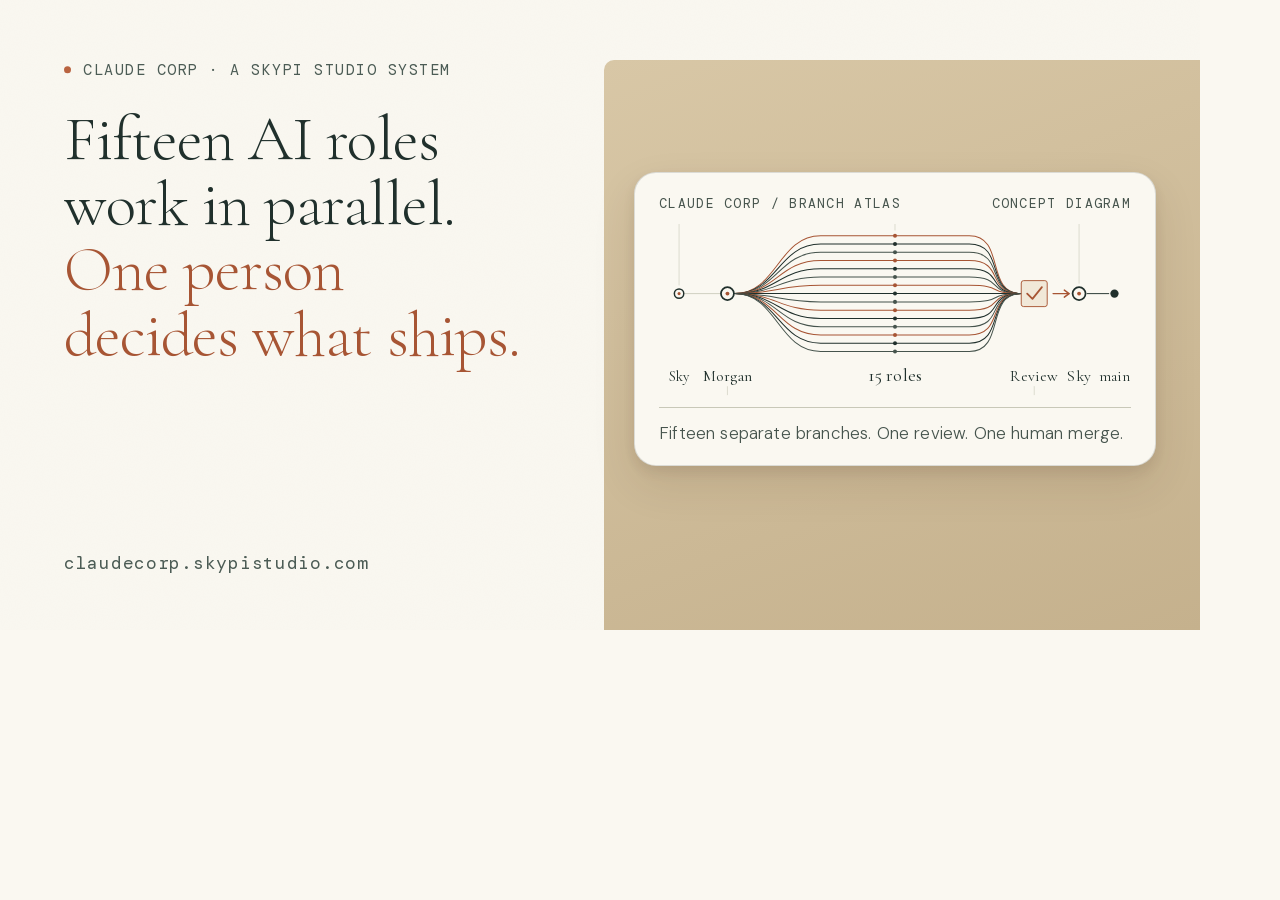
<file: tools/og-image.html>
<!DOCTYPE html>
<html lang="en" data-theme="light">
<head>
  <meta charset="utf-8">
  <title>og-image template</title>
  <!-- Template for /og-image.png (1200 x 630). Serve the repository root over
       HTTP, open /tools/og-image.html in a headless browser at 1200 x 630 with
       reduced motion, and capture the viewport. Artwork comes from tools/atlas.mjs. -->
  <link rel="stylesheet" href="../assets/site.css">
  <style>
    html, body { width: 1200px; height: 630px; overflow: hidden; }
    .card { position: relative; width: 1200px; height: 630px; padding: 60px 0 52px 64px; display: grid; grid-template-columns: 500px 1fr; gap: 40px; }
    .card-copy { display: flex; flex-direction: column; }
    .card .kicker { margin-bottom: 24px; font-size: 15px; }
    .card h1 { font-size: 64px; line-height: 1.02; max-width: none; }
    .card-url { margin-top: auto; font-family: var(--mono); font-size: 18px; letter-spacing: 0.04em; color: var(--ink-meta); }
    .card-art { position: relative; }
    .card .well { position: absolute; left: 0; top: 0; right: 0; bottom: -52px; margin: 0; padding: 0 44px 52px 30px; border-radius: 10px 0 0 0; display: flex; align-items: center; }
    .card .plate { width: 100%; }
    .card .plate { max-width: none; padding: 22px 24px 18px; }
    .card .plate-head { padding-bottom: 10px; }
    .card .plate-caption { margin-top: 12px; padding-top: 12px; font-size: 17px; }
  </style>
</head>
<body>
  <div class="card">
    <div class="card-copy">
      <p class="label kicker"><span class="dot" aria-hidden="true"></span>Claude Corp · A SkyPi Studio system</p>
      <h1>Fifteen AI roles work in parallel. <span class="accent">One person decides what ships.</span></h1>
      <p class="card-url">claudecorp.skypistudio.com</p>
    </div>
    <div class="card-art">
      <div class="well">
        <div class="plate">
          <div class="plate-head"><span class="label">Claude Corp / Branch Atlas</span><span class="label">Concept diagram</span></div>
          <!-- atlas:wide --><svg class="atlas atlas-wide" viewBox="0 0 800 290" aria-hidden="true" focusable="false"><path d="M 34 0 V 104" class="glyph-rule" stroke-width="1" fill="none"/><path d="M 400 0 V 11" class="glyph-rule" stroke-width="1" fill="none"/><path d="M 712 0 V 101" class="glyph-rule" stroke-width="1" fill="none"/><path d="M 116 275 V 290" class="glyph-rule" stroke-width="1" fill="none"/><path d="M 636 275 V 290" class="glyph-rule" stroke-width="1" fill="none"/><path d="M 43 118 H 104" class="glyph-rule" stroke-width="1.4" fill="none"/><path d="M 128 118 C 200 118 202 20 274 20 H 526 C 588 20 552 118 614 118" class="glyph-accent branch" pathLength="1" style="--i:0" stroke-width="1.7" fill="none" stroke-linecap="round" stroke-linejoin="round"/><path d="M 128 118 C 200 118 202 34 274 34 H 526 C 588 34 552 118 614 118" class="glyph-ink branch" pathLength="1" style="--i:1" stroke-width="1.7" fill="none" stroke-linecap="round" stroke-linejoin="round"/><path d="M 128 118 C 200 118 202 48 274 48 H 526 C 588 48 552 118 614 118" class="glyph-muted branch" pathLength="1" style="--i:2" stroke-width="1.7" fill="none" stroke-linecap="round" stroke-linejoin="round"/><path d="M 128 118 C 200 118 202 62 274 62 H 526 C 588 62 552 118 614 118" class="glyph-accent branch" pathLength="1" style="--i:3" stroke-width="1.7" fill="none" stroke-linecap="round" stroke-linejoin="round"/><path d="M 128 118 C 200 118 202 76 274 76 H 526 C 588 76 552 118 614 118" class="glyph-ink branch" pathLength="1" style="--i:4" stroke-width="1.7" fill="none" stroke-linecap="round" stroke-linejoin="round"/><path d="M 128 118 C 200 118 202 90 274 90 H 526 C 588 90 552 118 614 118" class="glyph-muted branch" pathLength="1" style="--i:5" stroke-width="1.7" fill="none" stroke-linecap="round" stroke-linejoin="round"/><path d="M 128 118 C 200 118 202 104 274 104 H 526 C 588 104 552 118 614 118" class="glyph-accent branch" pathLength="1" style="--i:6" stroke-width="1.7" fill="none" stroke-linecap="round" stroke-linejoin="round"/><path d="M 128 118 C 200 118 202 118 274 118 H 526 C 588 118 552 118 614 118" class="glyph-ink branch" pathLength="1" style="--i:7" stroke-width="1.7" fill="none" stroke-linecap="round" stroke-linejoin="round"/><path d="M 128 118 C 200 118 202 132 274 132 H 526 C 588 132 552 118 614 118" class="glyph-muted branch" pathLength="1" style="--i:8" stroke-width="1.7" fill="none" stroke-linecap="round" stroke-linejoin="round"/><path d="M 128 118 C 200 118 202 146 274 146 H 526 C 588 146 552 118 614 118" class="glyph-accent branch" pathLength="1" style="--i:9" stroke-width="1.7" fill="none" stroke-linecap="round" stroke-linejoin="round"/><path d="M 128 118 C 200 118 202 160 274 160 H 526 C 588 160 552 118 614 118" class="glyph-ink branch" pathLength="1" style="--i:10" stroke-width="1.7" fill="none" stroke-linecap="round" stroke-linejoin="round"/><path d="M 128 118 C 200 118 202 174 274 174 H 526 C 588 174 552 118 614 118" class="glyph-muted branch" pathLength="1" style="--i:11" stroke-width="1.7" fill="none" stroke-linecap="round" stroke-linejoin="round"/><path d="M 128 118 C 200 118 202 188 274 188 H 526 C 588 188 552 118 614 118" class="glyph-accent branch" pathLength="1" style="--i:12" stroke-width="1.7" fill="none" stroke-linecap="round" stroke-linejoin="round"/><path d="M 128 118 C 200 118 202 202 274 202 H 526 C 588 202 552 118 614 118" class="glyph-ink branch" pathLength="1" style="--i:13" stroke-width="1.7" fill="none" stroke-linecap="round" stroke-linejoin="round"/><path d="M 128 118 C 200 118 202 216 274 216 H 526 C 588 216 552 118 614 118" class="glyph-muted branch" pathLength="1" style="--i:14" stroke-width="1.7" fill="none" stroke-linecap="round" stroke-linejoin="round"/><circle cx="400" cy="20" r="3.4" class="fill-accent node-dot"/><circle cx="400" cy="34" r="3.4" class="fill-ink node-dot"/><circle cx="400" cy="48" r="3.4" class="fill-muted node-dot"/><circle cx="400" cy="62" r="3.4" class="fill-accent node-dot"/><circle cx="400" cy="76" r="3.4" class="fill-ink node-dot"/><circle cx="400" cy="90" r="3.4" class="fill-muted node-dot"/><circle cx="400" cy="104" r="3.4" class="fill-accent node-dot"/><circle cx="400" cy="118" r="3.4" class="fill-ink node-dot"/><circle cx="400" cy="132" r="3.4" class="fill-muted node-dot"/><circle cx="400" cy="146" r="3.4" class="fill-accent node-dot"/><circle cx="400" cy="160" r="3.4" class="fill-ink node-dot"/><circle cx="400" cy="174" r="3.4" class="fill-muted node-dot"/><circle cx="400" cy="188" r="3.4" class="fill-accent node-dot"/><circle cx="400" cy="202" r="3.4" class="fill-ink node-dot"/><circle cx="400" cy="216" r="3.4" class="fill-muted node-dot"/><circle cx="34" cy="118" r="8" class="fill-paper glyph-ink" stroke-width="2.5"/><circle cx="34" cy="118" r="2.6" class="fill-accent"/><circle cx="116" cy="118" r="11" class="fill-paper glyph-ink" stroke-width="3"/><circle cx="116" cy="118" r="3.3" class="fill-accent"/><rect x="614" y="96" width="44" height="44" rx="4" class="fill-shade glyph-accent" stroke-width="1.6"/><path d="M 624 118 L 633 127 L 649 107" class="glyph-accent" stroke-width="3" fill="none" stroke-linecap="round" stroke-linejoin="round"/><path d="M 668 118 H 695" class="glyph-accent" stroke-width="2.5" fill="none" stroke-linecap="round"/><path d="M 687 112 L 695 118 L 687 124" class="glyph-accent" stroke-width="2.5" fill="none" stroke-linecap="round" stroke-linejoin="round"/><circle cx="712" cy="118" r="11" class="fill-paper glyph-ink" stroke-width="3"/><circle cx="712" cy="118" r="3.3" class="fill-accent"/><path d="M 725 118 H 763" class="glyph-ink" stroke-width="1.6" fill="none"/><circle cx="772" cy="118" r="7" class="fill-ink"/><text x="34" y="266" font-size="25" text-anchor="middle" class="t-ink">Sky</text><text x="116" y="266" font-size="27" text-anchor="middle" class="t-ink">Morgan</text><text x="400" y="266" font-size="31" text-anchor="middle" class="t-ink">15 roles</text><text x="636" y="266" font-size="27" text-anchor="middle" class="t-ink">Review</text><text x="712" y="266" font-size="27" text-anchor="middle" class="t-ink">Sky</text><text x="772" y="266" font-size="25" text-anchor="middle" class="t-ink">main</text></svg><!-- /atlas:wide -->
          <p class="plate-caption">Fifteen separate branches. One review. One human merge.</p>
        </div>
      </div>
    </div>
  </div>
</body>
</html>
</file>
<file: assets/site.css>
/* Claude Corp · The Branch Atlas
   Shared by index.html and 404.html. Tokens follow the SkyPi Studio palette and
   type trio; the Branch Atlas concept package (2026-10-24) is the design source.
   Every colour, size, space, duration and effect below comes from a token in
   :root. Exceptions, by necessity: breakpoints (custom properties cannot be used
   in media queries; they are in em so they follow the visitor's text size) and
   the colours baked into data-URI images (grain, link icons, set per theme).

   Contents: fonts · tokens · base · header · hero · artwork · sections ·
   evidence · stations · decision rights · trust and limits · routes · footer ·
   404 · motion · interaction · responsive · forced colours · print */

/* ── Fonts: self-hosted Google Fonts subsets, SIL Open Font License 1.1 (assets/fonts/) ── */
@font-face { font-family: "Cormorant Garamond"; font-style: normal; font-weight: 300 700; font-display: swap;
  src: url("fonts/cormorant-garamond-latin.woff2") format("woff2");
  unicode-range: U+0000-00FF, U+0131, U+0152-0153, U+02BB-02BC, U+02C6, U+02DA, U+02DC, U+0304, U+0308, U+0329, U+2000-206F, U+20AC, U+2122, U+2191, U+2193, U+2212, U+2215, U+FEFF, U+FFFD; }
@font-face { font-family: "Cormorant Garamond"; font-style: normal; font-weight: 300 700; font-display: swap;
  src: url("fonts/cormorant-garamond-latin-ext.woff2") format("woff2");
  unicode-range: U+0100-02BA, U+02BD-02C5, U+02C7-02CC, U+02CE-02D7, U+02DD-02FF, U+1E00-1E9F, U+1EF2-1EFF, U+2020, U+20A0-20AB, U+20AD-20C0, U+2113, U+2C60-2C7F, U+A720-A7FF; }
@font-face { font-family: "Cormorant Garamond"; font-style: italic; font-weight: 300 700; font-display: swap;
  src: url("fonts/cormorant-garamond-italic-latin.woff2") format("woff2");
  unicode-range: U+0000-00FF, U+0131, U+0152-0153, U+02BB-02BC, U+02C6, U+02DA, U+02DC, U+0304, U+0308, U+0329, U+2000-206F, U+20AC, U+2122, U+2191, U+2193, U+2212, U+2215, U+FEFF, U+FFFD; }
@font-face { font-family: "Cormorant Garamond"; font-style: italic; font-weight: 300 700; font-display: swap;
  src: url("fonts/cormorant-garamond-italic-latin-ext.woff2") format("woff2");
  unicode-range: U+0100-02BA, U+02BD-02C5, U+02C7-02CC, U+02CE-02D7, U+02DD-02FF, U+1E00-1E9F, U+1EF2-1EFF, U+2020, U+20A0-20AB, U+20AD-20C0, U+2113, U+2C60-2C7F, U+A720-A7FF; }
/* DM Sans is instanced at weight 300 only, as on skypistudio.com: emphasis comes
   from size, the serif or a mono label, never from a heavier sans. */
@font-face { font-family: "DM Sans"; font-style: normal; font-weight: 300; font-display: swap;
  src: url("fonts/dm-sans-300-latin.woff2") format("woff2");
  unicode-range: U+0000-00FF, U+0131, U+0152-0153, U+02BB-02BC, U+02C6, U+02DA, U+02DC, U+0304, U+0308, U+0329, U+2000-206F, U+20AC, U+2122, U+2191, U+2193, U+2212, U+2215, U+FEFF, U+FFFD; }
@font-face { font-family: "DM Sans"; font-style: normal; font-weight: 300; font-display: swap;
  src: url("fonts/dm-sans-300-latin-ext.woff2") format("woff2");
  unicode-range: U+0100-02BA, U+02BD-02C5, U+02C7-02CC, U+02CE-02D7, U+02DD-02FF, U+1E00-1E9F, U+1EF2-1EFF, U+2020, U+20A0-20AB, U+20AD-20C0, U+2113, U+2C60-2C7F, U+A720-A7FF; }
@font-face { font-family: "DM Mono"; font-style: normal; font-weight: 400; font-display: swap;
  src: url("fonts/dm-mono-400-latin.woff2") format("woff2");
  unicode-range: U+0000-00FF, U+0131, U+0152-0153, U+02BB-02BC, U+02C6, U+02DA, U+02DC, U+0304, U+0308, U+0329, U+2000-206F, U+20AC, U+2122, U+2191, U+2193, U+2212, U+2215, U+FEFF, U+FFFD; }
@font-face { font-family: "DM Mono"; font-style: normal; font-weight: 400; font-display: swap;
  src: url("fonts/dm-mono-400-latin-ext.woff2") format("woff2");
  unicode-range: U+0100-02BA, U+02BD-02C5, U+02C7-02CC, U+02CE-02D7, U+02DD-02FF, U+1E00-1E9F, U+1EF2-1EFF, U+2020, U+20A0-20AB, U+20AD-20C0, U+2113, U+2C60-2C7F, U+A720-A7FF; }

/* Registered so the hero well's gradient can cross-fade with the theme. */
@property --earth { syntax: "<color>"; inherits: true; initial-value: #D8C7A6; }
@property --earth-deep { syntax: "<color>"; inherits: true; initial-value: #C5B18D; }

/* ── Tokens ──────────────────────────────────────────────────────────────────
   Theme-independent scales first, then colour. Light is the default. Dark
   applies when the visitor chose it (data-theme) or, with no saved choice, when
   the operating system prefers dark. The two dark blocks MUST stay identical.
   Contrast notes are WCAG 2.x ratios. */
:root {
  color-scheme: light;

  /* type families */
  --serif: "Cormorant Garamond", "Iowan Old Style", Garamond, Georgia, serif;
  --sans: "DM Sans", -apple-system, BlinkMacSystemFont, "Segoe UI", "Helvetica Neue", sans-serif;
  --mono: "DM Mono", ui-monospace, "SF Mono", Menlo, Consolas, monospace;
  /* type scale; 13px is the floor for any visible text */
  --fs-label: 0.8125rem;      /* 13px  mono labels, notes, buttons */
  --fs-meta: 0.875rem;        /* 14px  metadata, routes, captions */
  --fs-ui: 1rem;              /* 16px  ledger and lane values, footer */
  --fs-body: 1.0625rem;       /* 17px */
  --fs-caption: 1.125rem;     /* 18px  serif labels under the strip */
  --fs-lead: 1.1875rem;       /* 19px  standfirsts */
  --fs-title-xs: 1.5rem;      /* 24px */
  --fs-title-sm: 1.75rem;     /* 28px */
  --fs-title: 2rem;           /* 32px */
  --fs-numeral-sm: 2.25rem;   /* 36px */
  --fs-numeral: 3.2rem;       /* 51px */
  --fs-section: clamp(2.3rem, 1.5rem + 2vw, 3.25rem);
  --fs-display: clamp(2.6rem, 1.4rem + 3.2vw, 3.95rem);
  --fs-display-sm: clamp(2.3rem, 1.55rem + 3.4vw, 2.75rem);
  --fs-notfound: clamp(2.4rem, 1.6rem + 3vw, 3.4rem);
  --lh-display: 1.02; --lh-heading: 1.05; --lh-tight: 1.15; --lh-snug: 1.2; --lh-quote: 1.3; --lh-label: 1.45; --lh-copy: 1.55; --lh-body: 1.6;
  --track-display: -0.015em; --track-heading: -0.01em; --track-body: 0.01em; --track-mono: 0.02em; --track-tag: 0.04em; --track-ref: 0.06em; --track-label: 0.1em;
  --weight-light: 300; --weight-regular: 400;
  --measure-s: 46ch; --measure-m: 52ch; --measure-l: 62ch; --measure-display: 15ch; --measure-display-wide: 16ch;
  --underline: 1px; --underline-offset: 0.2em; --underline-offset-serif: 0.18em; --underline-offset-mono: 0.3em; --underline-offset-label: 0.45em;

  /* space: a 4px scale in rem, so it grows with the visitor's text size */
  --space-hair: 0.125rem;     /*  2px */
  --space-1: 0.25rem;         /*  4px */
  --space-2: 0.5rem;          /*  8px */
  --space-3: 0.75rem;         /* 12px */
  --space-4: 1rem;            /* 16px */
  --space-5: 1.25rem;         /* 20px */
  --space-6: 1.5rem;          /* 24px */
  --space-7: 1.75rem;         /* 28px */
  --space-8: 2rem;            /* 32px */
  --space-10: 2.5rem;         /* 40px */
  --space-12: 3rem;           /* 48px */
  --space-14: 3.5rem;         /* 56px */
  --space-16: 4rem;           /* 64px */
  --space-18: 4.5rem;         /* 72px */
  --space-22: 5.5rem;         /* 88px */
  --space-26: 6.5rem;         /* 104px */
  --gutter: var(--space-12);
  --head-h: 4.75rem;
  --content-max: 1344px;

  /* sizes */
  --size-dot: 0.4375rem;      /*  7px */
  --size-tick: 0.625rem;      /* 10px */
  --size-station: 0.6875rem;  /* 11px */
  --size-icon: 1rem;
  --size-ring: 2.5rem;
  --size-target: 2.75rem;     /* 44px touch target */
  --size-target-lg: 3rem;
  --border: 1px; --border-strong: 2px;
  --focus-width: 2px; --focus-offset: 3px;
  --station-halo: 0.25rem;
  --dot-lift: -0.12em;
  --ext-size: 0.62em; --ext-size-sm: 0.55em; --ext-gap: 0.95em; --ext-gap-sm: 0.8em; --ext-inset: 0.05em;
  --w-copy: 48rem; --w-plate: 53.75rem; --w-list: 62.5rem; --w-table: 68.75rem; --w-strip: 30rem; --w-notfound: 36rem;
  --col-label: 6.5rem; --col-numeral: 7.5rem; --col-note: 12.5rem; --col-route: 25rem; --col-strip: 24rem;
  --radius-xs: 4px; --radius-sm: 8px; --radius: 16px; --radius-card: 22px; --radius-pill: 9999px; --radius-round: 50%;
  --well-bleed: var(--space-5);
  --earth-angle: 160deg;
  --grain-size: 160px;
  --blur-glass: 10px;
  --glass-mix: 88%;

  /* motion */
  --ease-glide: cubic-bezier(0.5, 0, 0.1, 1);
  --ease-entrance: cubic-bezier(0.16, 1, 0.3, 1);
  --dur-press: 120ms; --dur-fast: 180ms; --dur-base: 280ms; --dur-draw: 900ms;
  --stagger-draw: 22ms; --delay-draw: 80ms; --delay-dots: 620ms;
  --rise: 0.75rem; --press-shift: 1px; --press-scale: 0.985; --press-scale-ring: 0.94; --nudge: 0.05em; --nudge-y: 38%;

  /* layers */
  --z-grain: -1; --z-head: 50; --z-skip: 100;

  /* colour: paper, sage, terracotta */
  --canvas: #FAF8F1;
  --surface-warm: #F7EFE4;
  --panel: #CDE0D4;
  --wash: #EAF1EC;
  --ink: #20302C;          /* 13.00:1 on canvas */
  --ink-muted: #46544D;    /*  7.50:1 on canvas, 5.77:1 on panel */
  --ink-meta: #4C5C55;     /*  6.66:1 on canvas, 5.12:1 on panel */
  --line: #CCCFBE;
  --line-strong: #8C9484;
  --hairline: rgba(32, 48, 44, 0.14);
  --accent: #B96340;       /* fills, dots, rules: 4.02:1 on canvas (non-text) */
  --accent-text: #A75534;  /* copper text: 4.95:1 on canvas; not used on the panel (3.81:1) */
  --accent-hover: #9C4A2B; /* solid pill on hover and press */
  --focus: #87472D;        /* focus ring: 6.66:1 canvas, 5.12:1 panel */
  --on-ink: #FAF8F1;
  --art-paper: #FAF8F1; --art-shade: #F1E8D8; --art-rule: #C8C8B8;
  --art-ink: #20302C; --art-muted: #46544D; --art-accent: #A75534;
  --earth: #D8C7A6; --earth-deep: #C5B18D;
  --card-on-panel: color-mix(in srgb, var(--canvas) 60%, var(--panel));
  --underline-accent: color-mix(in srgb, var(--accent) 45%, transparent);
  --shadow-sm: 0 1px 2px rgba(60, 32, 18, 0.05);
  --shadow-lg: 0 6px 12px rgba(60, 32, 18, 0.09), 0 18px 44px rgba(60, 32, 18, 0.11);
  --grain-opacity: 0.07;
  --ext-icon: url("data:image/svg+xml,%3Csvg xmlns='http://www.w3.org/2000/svg' viewBox='0 0 16 16'%3E%3Cpath d='M4.5 11.5 11.5 4.5M6 4.5h5.5V10' fill='none' stroke='%23A75534' stroke-width='1.7' stroke-linecap='round' stroke-linejoin='round'/%3E%3C/svg%3E");
  --ext-icon-ink: url("data:image/svg+xml,%3Csvg xmlns='http://www.w3.org/2000/svg' viewBox='0 0 16 16'%3E%3Cpath d='M4.5 11.5 11.5 4.5M6 4.5h5.5V10' fill='none' stroke='%2320302C' stroke-width='1.7' stroke-linecap='round' stroke-linejoin='round'/%3E%3C/svg%3E");
}

/* forest, walnut, copper: dark block 1 of 2 (operating system preference) */
@media (prefers-color-scheme: dark) {
  :root:not([data-theme="light"]) {
    color-scheme: dark;
    --canvas: #15191A;
    --surface-warm: #261F1B;
    --panel: #1C2A2A;
    --wash: #16201F;
    --ink: #ECEAE0;          /* 14.68:1 on canvas */
    --ink-muted: #B6C2BB;    /*  9.63:1 on canvas */
    --ink-meta: #AFBFB8;     /*  9.25:1 on canvas */
    --line: #2C3436;
    --line-strong: #4A5652;
    --hairline: rgba(236, 234, 224, 0.14);
    --accent: #CF7A4F;
    --accent-text: #E2A27C;  /* 8.17:1 on canvas, 6.85:1 on panel */
    --accent-hover: #E2A27C;
    --focus: #E7B593;        /* 9.64:1 canvas, 8.08:1 panel */
    --on-ink: #15191A;
    --art-paper: #202925; --art-shade: #29342E; --art-rule: #708175;
    --art-ink: #ECEAE0; --art-muted: #CAD0C6; --art-accent: #E2A27C;
    --earth: #2C231A; --earth-deep: #211A13;
    --shadow-sm: 0 1px 2px rgba(0, 0, 0, 0.40);
    --shadow-lg: 0 8px 24px rgba(0, 0, 0, 0.50), 0 18px 48px rgba(0, 0, 0, 0.35);
    --grain-opacity: 0.09;
    --ext-icon: url("data:image/svg+xml,%3Csvg xmlns='http://www.w3.org/2000/svg' viewBox='0 0 16 16'%3E%3Cpath d='M4.5 11.5 11.5 4.5M6 4.5h5.5V10' fill='none' stroke='%23E2A27C' stroke-width='1.7' stroke-linecap='round' stroke-linejoin='round'/%3E%3C/svg%3E");
    --ext-icon-ink: url("data:image/svg+xml,%3Csvg xmlns='http://www.w3.org/2000/svg' viewBox='0 0 16 16'%3E%3Cpath d='M4.5 11.5 11.5 4.5M6 4.5h5.5V10' fill='none' stroke='%23ECEAE0' stroke-width='1.7' stroke-linecap='round' stroke-linejoin='round'/%3E%3C/svg%3E");
  }
}
/* dark block 2 of 2 (the visitor's saved choice): identical values */
:root[data-theme="dark"] {
  color-scheme: dark;
  --canvas: #15191A;
  --surface-warm: #261F1B;
  --panel: #1C2A2A;
  --wash: #16201F;
  --ink: #ECEAE0;
  --ink-muted: #B6C2BB;
  --ink-meta: #AFBFB8;
  --line: #2C3436;
  --line-strong: #4A5652;
  --hairline: rgba(236, 234, 224, 0.14);
  --accent: #CF7A4F;
  --accent-text: #E2A27C;
  --accent-hover: #E2A27C;
  --focus: #E7B593;
  --on-ink: #15191A;
  --art-paper: #202925; --art-shade: #29342E; --art-rule: #708175;
  --art-ink: #ECEAE0; --art-muted: #CAD0C6; --art-accent: #E2A27C;
  --earth: #2C231A; --earth-deep: #211A13;
  --shadow-sm: 0 1px 2px rgba(0, 0, 0, 0.40);
  --shadow-lg: 0 8px 24px rgba(0, 0, 0, 0.50), 0 18px 48px rgba(0, 0, 0, 0.35);
  --grain-opacity: 0.09;
  --ext-icon: url("data:image/svg+xml,%3Csvg xmlns='http://www.w3.org/2000/svg' viewBox='0 0 16 16'%3E%3Cpath d='M4.5 11.5 11.5 4.5M6 4.5h5.5V10' fill='none' stroke='%23E2A27C' stroke-width='1.7' stroke-linecap='round' stroke-linejoin='round'/%3E%3C/svg%3E");
  --ext-icon-ink: url("data:image/svg+xml,%3Csvg xmlns='http://www.w3.org/2000/svg' viewBox='0 0 16 16'%3E%3Cpath d='M4.5 11.5 11.5 4.5M6 4.5h5.5V10' fill='none' stroke='%23ECEAE0' stroke-width='1.7' stroke-linecap='round' stroke-linejoin='round'/%3E%3C/svg%3E");
}

/* ── Base ── */
*, *::before, *::after { box-sizing: border-box; }
html {
  background: var(--canvas);
  -webkit-text-size-adjust: 100%;
  text-size-adjust: 100%;
  scroll-padding-top: calc(var(--head-h) + var(--space-4));
  -webkit-tap-highlight-color: transparent;
}
body {
  position: relative;
  min-height: 100%;
  margin: 0;
  color: var(--ink);
  font-family: var(--sans);
  font-weight: var(--weight-light);
  font-size: var(--fs-body);
  line-height: var(--lh-body);
  letter-spacing: var(--track-body);
  font-synthesis-weight: none;
  font-kerning: normal;
  -webkit-font-smoothing: antialiased;
  overflow-wrap: break-word;
}
/* Paper grain sits behind the content, so it never lowers text contrast. */
body::before {
  content: "";
  position: absolute;
  inset: 0;
  z-index: var(--z-grain);
  pointer-events: none;
  opacity: var(--grain-opacity);
  background-image: url("data:image/svg+xml;utf8,<svg xmlns='http://www.w3.org/2000/svg' width='160' height='160'><filter id='n'><feTurbulence type='fractalNoise' baseFrequency='0.85' numOctaves='2' stitchTiles='stitch'/><feColorMatrix values='0 0 0 0 0.5 0 0 0 0 0.45 0 0 0 0 0.4 0 0 0 0.6 0'/></filter><rect width='160' height='160' filter='url(%23n)'/></svg>");
  background-size: var(--grain-size) var(--grain-size);
}
h1, h2, h3 { margin: 0; font-family: var(--serif); font-weight: var(--weight-light); line-height: var(--lh-heading); letter-spacing: var(--track-heading); text-wrap: balance; }
p, ul, ol, dl, dd, figure, blockquote { margin: 0; }
ul, ol { padding: 0; }
a { color: inherit; text-decoration-line: underline; text-decoration-color: var(--line-strong); text-decoration-thickness: var(--underline); text-underline-offset: var(--underline-offset); }
:focus-visible { outline: var(--focus-width) solid var(--focus); outline-offset: var(--focus-offset); border-radius: var(--radius-xs); }
main:focus { outline: none; }
.wrap { width: 100%; max-width: var(--content-max); margin: 0 auto; padding: 0 var(--gutter); }
.label { font-family: var(--mono); font-weight: var(--weight-regular); font-size: var(--fs-label); line-height: var(--lh-label); letter-spacing: var(--track-label); text-transform: uppercase; color: var(--ink-meta); }
.visually-hidden { position: absolute !important; width: 1px; height: 1px; margin: -1px; padding: 0; overflow: hidden; clip: rect(0 0 0 0); clip-path: inset(50%); white-space: nowrap; border: 0; }
.skip-link { position: absolute; left: var(--space-4); top: calc(-1 * var(--space-16)); z-index: var(--z-skip); padding: var(--space-3) var(--space-4); border-radius: var(--radius-xs); background: var(--ink); color: var(--canvas); font-family: var(--mono); font-size: var(--fs-label); letter-spacing: var(--track-label); text-transform: uppercase; text-decoration: none; }
.skip-link:focus { top: var(--space-3); }

/* External-link cue: a background icon after the text. Being part of the link's
   last line box, it can never wrap away from the final word, and screen readers
   do not read it (each link carries "(opens in new tab)" as hidden text). */
.ext { padding-right: var(--ext-gap); background: var(--ext-icon) no-repeat right var(--ext-inset) center / var(--ext-size) var(--ext-size); }

/* ── Header ── */
.site-head {
  position: sticky;
  top: 0;
  z-index: var(--z-head);
  background: var(--canvas);
  background: color-mix(in srgb, var(--canvas) var(--glass-mix), transparent);
  -webkit-backdrop-filter: blur(var(--blur-glass));
  backdrop-filter: blur(var(--blur-glass));
  border-bottom: var(--border) solid var(--hairline);
}
.head-row { display: flex; flex-wrap: wrap; align-items: center; gap: 0 var(--space-7); min-height: var(--head-h); }
.wordmark { display: inline-flex; align-items: baseline; gap: var(--space-3); padding: var(--space-2) 0; text-decoration: none; }
.wordmark-name { font-family: var(--serif); font-weight: var(--weight-regular); font-size: var(--fs-title-sm); line-height: var(--lh-tight); letter-spacing: var(--track-heading); }
.wordmark-sub { font-family: var(--mono); font-size: var(--fs-label); letter-spacing: var(--track-label); text-transform: uppercase; color: var(--ink-meta); }
.primary { margin-left: auto; }
.primary ul { list-style: none; display: flex; flex-wrap: wrap; justify-content: flex-end; gap: 0 var(--space-6); }
.primary a { display: inline-flex; align-items: center; min-height: var(--size-target); font-family: var(--mono); font-size: var(--fs-label); letter-spacing: var(--track-label); text-transform: uppercase; text-decoration: none; color: var(--ink-muted); border-bottom: var(--border) solid transparent; }
.icon-button { display: inline-flex; align-items: center; gap: var(--space-3); min-height: var(--size-target); min-width: var(--size-target); padding: var(--space-hair); border: 0; background: none; color: var(--ink-meta); font: inherit; font-family: var(--mono); font-size: var(--fs-label); letter-spacing: var(--track-label); text-transform: uppercase; cursor: pointer; border-radius: var(--radius-pill); }
.icon-button .ring { display: grid; place-items: center; width: var(--size-ring); height: var(--size-ring); border-radius: var(--radius-round); border: var(--border) solid var(--line-strong); color: var(--ink); }
.icon-button svg { width: var(--size-icon); height: var(--size-icon); }
.menu-toggle { display: none; }
.menu-toggle .menu-close { display: none; }
.menu-toggle[aria-expanded="true"] .menu-bars { display: none; }
.menu-toggle[aria-expanded="true"] .menu-close { display: inline; }
/* Theme switching needs JavaScript, so the control only appears when it works. */
.theme-toggle { display: none; }
.js .theme-toggle { display: inline-flex; }

/* ── Hero ── */
.hero { position: relative; overflow: hidden; overflow-x: clip; overflow-y: visible; padding: var(--space-12) 0 var(--space-22); }
.hero-grid { display: grid; grid-template-columns: minmax(0, 10fr) minmax(0, 14fr); gap: var(--space-14); align-items: start; }
.kicker { display: flex; align-items: baseline; gap: var(--space-3); margin-bottom: var(--space-6); }
.kicker .dot, .pill .dot { flex: none; width: var(--size-dot); height: var(--size-dot); border-radius: var(--radius-round); background: var(--accent); }
.kicker .dot { transform: translateY(var(--dot-lift)); }
h1 { font-size: var(--fs-display); line-height: var(--lh-display); letter-spacing: var(--track-display); max-width: var(--measure-display); }
h1 .accent { display: block; color: var(--accent-text); }
.standfirst { margin-top: var(--space-6); max-width: var(--measure-m); font-size: var(--fs-lead); line-height: var(--lh-copy); color: var(--ink-muted); }
.actions { display: flex; flex-wrap: wrap; align-items: center; gap: var(--space-3) var(--space-7); margin-top: var(--space-7); }
.pill { display: inline-flex; align-items: center; gap: var(--space-3); max-width: 100%; min-height: var(--size-target-lg); padding: var(--space-1) var(--space-6); border-radius: var(--radius-pill); border: var(--border) solid var(--ink); font-family: var(--mono); font-size: var(--fs-label); letter-spacing: var(--track-label); text-transform: uppercase; text-decoration: none; color: var(--ink); }
.pill.is-solid { background: var(--ink); color: var(--on-ink); }
.textlink { display: inline-flex; align-items: center; max-width: 100%; min-height: var(--size-target); font-family: var(--mono); font-size: var(--fs-label); letter-spacing: var(--track-label); text-transform: uppercase; color: var(--ink); text-decoration-color: var(--line-strong); text-underline-offset: var(--underline-offset-label); }
.ledger { margin-top: var(--space-8); border-top: var(--border) solid var(--line); }
.ledger > div { display: grid; grid-template-columns: var(--col-label) minmax(0, 1fr); gap: var(--space-4); padding: var(--space-3) 0; border-bottom: var(--border) solid var(--line); }
.ledger dt { padding-top: var(--space-hair); font-family: var(--mono); font-size: var(--fs-label); letter-spacing: var(--track-label); text-transform: uppercase; color: var(--ink-meta); }
.ledger dd { font-size: var(--fs-ui); line-height: var(--lh-copy); }
.ledger dd a { color: var(--accent-text); text-decoration-color: var(--underline-accent); }
.ledger .ext { padding-right: var(--ext-gap-sm); background-size: var(--ext-size-sm) var(--ext-size-sm); }

/* ── Artwork ── */
.atlas { display: block; width: 100%; height: auto; overflow: visible; }
.atlas text { font-family: var(--serif); font-weight: var(--weight-regular); -webkit-user-select: none; user-select: none; }
.glyph-ink { stroke: var(--art-ink); } .glyph-accent { stroke: var(--art-accent); } .glyph-muted { stroke: var(--art-muted); } .glyph-rule { stroke: var(--art-rule); }
.fill-ink { fill: var(--art-ink); } .fill-accent { fill: var(--art-accent); } .fill-muted { fill: var(--art-muted); } .fill-paper { fill: var(--art-paper); } .fill-shade { fill: var(--art-shade); }
.t-ink { fill: var(--art-ink); }

.hero-art { min-width: 0; padding-top: var(--space-1); }
.well {
  position: relative;
  padding: var(--space-7);
  border-radius: var(--radius-sm);
  background: linear-gradient(var(--earth-angle), var(--earth), var(--earth-deep));
  /* Bleeds toward the right edge: touches it below ~1384px, stops short above. */
  margin-right: calc(-1 * min(var(--gutter) + var(--well-bleed), var(--gutter) + max(0px, (100vw - var(--content-max)) / 2)));
}
.plate { max-width: var(--w-plate); padding: var(--space-6) var(--space-7) var(--space-5); border: var(--border) solid var(--hairline); border-radius: var(--radius-card); background: var(--art-paper); box-shadow: var(--shadow-lg); }
.plate-head { display: flex; flex-wrap: wrap; justify-content: space-between; gap: var(--space-2) var(--space-5); padding-bottom: var(--space-3); }
.plate .label { color: var(--art-muted); }
/* Notes 01, 03 and 05 sit above the drawing and 02, 04 below it, each meeting a
   leader line drawn in the artwork. The drawing itself is the aria-hidden row 2. */
.atlas-notes { list-style: none; display: grid; grid-template-columns: repeat(12, minmax(0, 1fr)); grid-template-rows: auto auto auto; column-gap: var(--space-3); }
.note { font-family: var(--mono); font-size: var(--fs-label); line-height: var(--lh-label); letter-spacing: var(--track-mono); color: var(--art-muted); text-wrap: balance; }
.note-num { color: var(--art-accent); margin-right: var(--space-1); }
.n1 { grid-row: 1; grid-column: 1 / span 4; text-align: left; padding-bottom: var(--space-3); }
.n3 { grid-row: 1; grid-column: 5 / span 4; text-align: center; padding-bottom: var(--space-3); }
.n5 { grid-row: 1; grid-column: 9 / span 4; text-align: right; padding-bottom: var(--space-3); }
.atlas-art { grid-row: 2; grid-column: 1 / -1; }
.n2 { grid-row: 3; grid-column: 2 / span 5; text-align: left; padding-top: var(--space-3); }
.n4 { grid-row: 3; grid-column: 8 / span 5; text-align: center; padding-top: var(--space-3); }
.plate-caption { margin-top: var(--space-4); padding-top: var(--space-3); border-top: var(--border) solid var(--art-rule); font-size: var(--fs-body); color: var(--art-muted); }

/* compact strip: phones and tablets, beside or under the headline */
.strip-well { display: none; max-width: var(--w-strip); margin-top: var(--space-6); padding: var(--space-3); border-radius: var(--radius-sm); background: linear-gradient(var(--earth-angle), var(--earth), var(--earth-deep)); }
.strip-plate { padding: var(--space-4) var(--space-4) var(--space-3); border: var(--border) solid var(--hairline); border-radius: var(--radius); background: var(--art-paper); box-shadow: var(--shadow-sm); }
.strip-head { margin-bottom: var(--space-2); }
.strip-head .label { color: var(--art-muted); }
.strip-labels { display: flex; flex-wrap: wrap; justify-content: space-between; gap: 0 var(--space-3); margin-top: var(--space-2); font-family: var(--serif); font-size: var(--fs-caption); line-height: var(--lh-snug); color: var(--art-ink); }

/* ── Sections and the spine ── */
.spine { position: relative; }
.spine::before { content: ""; position: absolute; top: 0; bottom: 0; left: calc(max(0px, (100% - var(--content-max)) / 2) + var(--gutter) + (var(--size-station) - var(--border)) / 2); width: var(--border); background: var(--line); }
.section { position: relative; padding: var(--space-26) 0 var(--space-22); }
.section + .section { border-top: var(--border) solid var(--hairline); }
.section.section-panel { background: var(--panel); border-top: 0; }
.section-panel + .section { border-top: 0; }
.sec-head { position: relative; max-width: var(--w-copy); margin-bottom: var(--space-12); padding-left: var(--space-10); }
.sec-head::before { content: ""; position: absolute; left: 0; top: var(--space-1); width: var(--size-station); height: var(--size-station); border-radius: var(--radius-round); background: var(--canvas); border: var(--border-strong) solid var(--ink); box-shadow: 0 0 0 var(--station-halo) var(--canvas); transition: background-color var(--dur-base) var(--ease-glide), border-color var(--dur-base) var(--ease-glide); }
.section-panel .sec-head::before { background: var(--panel); box-shadow: 0 0 0 var(--station-halo) var(--panel); }
.section.is-current .sec-head::before { background: var(--accent); border-color: var(--accent); }
.sec-head .label { margin-bottom: var(--space-4); }
h2 { font-size: var(--fs-section); line-height: var(--lh-heading); }
.sec-standfirst { margin-top: var(--space-4); max-width: var(--measure-m); font-size: var(--fs-lead); line-height: var(--lh-copy); color: var(--ink-muted); }
.section .wrap > :not(.sec-head) { margin-left: var(--space-10); }

/* ── Evidence ── */
.gallery { display: grid; grid-template-columns: repeat(3, minmax(0, 1fr)); gap: var(--space-6); }
.entry { display: flex; flex-direction: column; gap: var(--space-3); padding: var(--space-7) var(--space-7) var(--space-6); border: var(--border) solid var(--hairline); border-radius: var(--radius); background: var(--surface-warm); box-shadow: var(--shadow-sm); }
.entry h3 { margin-top: var(--space-1); font-size: var(--fs-title); font-weight: var(--weight-regular); }
.entry h3.label { margin: 0; font-family: var(--mono); font-size: var(--fs-label); line-height: var(--lh-label); letter-spacing: var(--track-label); }
.entry-meta { font-family: var(--mono); font-size: var(--fs-meta); line-height: var(--lh-copy); letter-spacing: var(--track-mono); color: var(--accent-text); }
.entry-body { flex: 1; margin-top: var(--space-1); color: var(--ink-muted); }
.routes { list-style: none; display: flex; flex-direction: column; margin-top: var(--space-3); padding-top: var(--space-2); border-top: var(--border) solid var(--line); }
.routes a { display: inline-block; max-width: 100%; overflow-wrap: anywhere; padding: var(--space-2) var(--ext-gap) var(--space-2) 0; font-family: var(--mono); font-size: var(--fs-meta); letter-spacing: var(--track-mono); color: var(--ink); text-decoration-color: var(--line-strong); text-underline-offset: var(--underline-offset-mono); }
.entry-note { grid-column: 1 / -1; display: grid; grid-template-columns: var(--col-note) minmax(0, 1fr) auto; align-items: center; gap: var(--space-3) var(--space-7); background: var(--wash); }
.entry-note .entry-body { margin: 0; color: var(--ink); }
.entry-note .routes { margin: 0; padding: 0; border: 0; }
.footnote { margin-top: var(--space-5); font-family: var(--mono); font-size: var(--fs-meta); line-height: var(--lh-copy); color: var(--ink-meta); }

/* ── Stations ── */
.stations { list-style: none; max-width: var(--w-list); }
.station { display: grid; grid-template-columns: var(--col-numeral) minmax(0, 1fr); gap: var(--space-8); padding: var(--space-8) 0; border-top: var(--border) solid var(--line); }
.station:last-child { border-bottom: var(--border) solid var(--line); }
.station-num { font-family: var(--serif); font-size: var(--fs-numeral); font-weight: var(--weight-light); line-height: 1; color: var(--accent-text); font-variant-numeric: lining-nums; }
.station h3 { margin-bottom: var(--space-3); font-size: var(--fs-title); font-weight: var(--weight-regular); }
.station-body > p { max-width: var(--measure-l); color: var(--ink-muted); }
.station-body > .station-ref { margin-top: var(--space-3); font-family: var(--mono); font-size: var(--fs-label); letter-spacing: var(--track-ref); text-transform: uppercase; color: var(--ink-meta); }
.lanes { display: grid; grid-template-columns: repeat(2, minmax(0, 1fr)); gap: var(--space-1) var(--space-8); max-width: var(--w-copy); margin-top: var(--space-6); }
.lanes > div { display: grid; gap: var(--space-1); padding: var(--space-3) 0; border-top: var(--border) solid var(--line); }
.lanes dt { font-family: var(--mono); font-size: var(--fs-label); letter-spacing: var(--track-label); text-transform: uppercase; color: var(--ink-meta); }
.lanes dd { font-size: var(--fs-ui); color: var(--ink); }

/* ── Decision rights (the ledger table, on the sage panel) ── */
.rights-card { max-width: var(--w-table); padding: var(--space-1) var(--space-7) var(--space-3); border: var(--border) solid var(--hairline); border-radius: var(--radius); background: var(--card-on-panel); }
.rights { --col-decision: 17%; --col-who: 19%; --col-basis: 17%; width: 100%; border-collapse: collapse; }
.rights th, .rights td { padding: var(--space-4) var(--space-5) var(--space-4) 0; text-align: left; vertical-align: top; border-bottom: var(--border) solid var(--hairline); }
.rights tbody tr:last-child > * { border-bottom: 0; }
.rights thead th { padding-top: var(--space-4); padding-bottom: var(--space-3); font-family: var(--mono); font-weight: var(--weight-regular); font-size: var(--fs-label); letter-spacing: var(--track-label); text-transform: uppercase; color: var(--ink-meta); border-bottom: var(--border) solid var(--ink); }
.rights tbody th { width: var(--col-decision); padding-top: var(--space-5); font-family: var(--mono); font-weight: var(--weight-regular); font-size: var(--fs-label); line-height: var(--lh-label); letter-spacing: var(--track-label); text-transform: uppercase; color: var(--ink-meta); }
.rights .who { width: var(--col-who); font-family: var(--serif); font-size: var(--fs-title-xs); font-weight: var(--weight-regular); line-height: var(--lh-tight); color: var(--ink); }
.rights td:nth-child(3) { color: var(--ink-muted); }
.rights .basis { width: var(--col-basis); padding-right: 0; padding-top: var(--space-5); font-family: var(--mono); font-size: var(--fs-label); line-height: var(--lh-label); letter-spacing: var(--track-tag); color: var(--ink-meta); }
.rights .cell-label { display: none; }
.pull { max-width: var(--w-copy); margin-top: var(--space-10); display: grid; gap: var(--space-3); }
.pull blockquote { font-family: var(--serif); font-style: italic; font-weight: var(--weight-regular); font-size: var(--fs-title-sm); line-height: var(--lh-quote); color: var(--ink); text-wrap: pretty; }
.pull figcaption { font-family: var(--mono); font-size: var(--fs-meta); letter-spacing: var(--track-mono); color: var(--ink-meta); }
.pull figcaption a { color: var(--ink); }
.pull .ext, .foot-note .ext { background-image: var(--ext-icon-ink); }

/* ── Trust and limits ── */
.trust-grid { display: grid; grid-template-columns: minmax(0, 1fr) minmax(0, 1fr); gap: var(--space-14); align-items: start; }
.chain { list-style: none; position: relative; }
.chain::before { content: ""; position: absolute; left: calc((var(--size-station) - var(--border)) / 2); top: var(--space-3); bottom: var(--space-3); width: var(--border); background: var(--line-strong); }
.chain li { position: relative; padding: 0 0 var(--space-7) var(--space-8); }
.chain li:last-child { padding-bottom: 0; }
.chain li::before { content: ""; position: absolute; left: 0; top: var(--space-1); width: var(--size-station); height: var(--size-station); border-radius: var(--radius-round); background: var(--canvas); border: var(--border-strong) solid var(--accent); }
.chain p { margin-top: var(--space-2); max-width: var(--measure-s); color: var(--ink-muted); }
.limits { padding: var(--space-8) var(--space-8); border: var(--border) solid var(--hairline); border-radius: var(--radius); background: var(--surface-warm); }
.limits-lead { font-size: var(--fs-title); font-weight: var(--weight-regular); line-height: var(--lh-snug); }
.limits ul { list-style: none; margin-top: var(--space-6); }
.limits li { position: relative; padding: var(--space-3) 0 var(--space-3) var(--space-6); border-top: var(--border) solid var(--line); color: var(--ink-muted); }
.limits li::before { content: ""; position: absolute; left: 0; top: calc(var(--space-3) + 0.5lh); width: var(--size-tick); height: var(--border); background: var(--accent); }

/* ── Routes ── */
.routes-list { list-style: none; max-width: var(--w-list); border-top: var(--border) solid var(--line); }
.routes-list li { display: grid; grid-template-columns: minmax(0, var(--col-route)) minmax(0, 1fr); gap: var(--space-2) var(--space-7); align-items: baseline; padding: var(--space-3) 0; border-bottom: var(--border) solid var(--line); }
.routes-list a { display: inline; padding: var(--space-1) var(--ext-gap) var(--space-1) 0; font-family: var(--serif); font-size: var(--fs-title-xs); font-weight: var(--weight-regular); line-height: var(--lh-snug); color: var(--ink); text-decoration-color: transparent; text-underline-offset: var(--underline-offset-serif); }
.routes-list p { color: var(--ink-muted); }
.routes-list .route-name { color: var(--ink); }

/* ── Footer ── */
.site-foot { padding: var(--space-12) 0 var(--space-14); border-top: var(--border) solid var(--hairline); }
.foot-grid { display: flex; flex-wrap: wrap; justify-content: space-between; align-items: flex-end; gap: var(--space-5) var(--space-12); }
.foot-note { max-width: var(--measure-l); font-size: var(--fs-ui); color: var(--ink-muted); }
.foot-note a { color: var(--ink); }

/* ── 404 ── */
.notfound { min-height: 100vh; min-height: 100svh; display: grid; place-items: center; padding: var(--space-12) var(--space-5); }
.notfound-inner { width: 100%; max-width: var(--w-notfound); }
.notfound .strip-plate { margin-bottom: var(--space-8); }
.notfound h1 { max-width: none; font-size: var(--fs-notfound); }
.notfound p.lead { margin: var(--space-4) 0 var(--space-7); color: var(--ink-muted); font-size: var(--fs-lead); line-height: var(--lh-copy); }

/* ── Motion: only when the visitor has not asked for reduced motion ── */
@media (prefers-reduced-motion: no-preference) {
  html { scroll-behavior: smooth; }
  /* The fifteen branches draw once from the routing node toward the review gate. */
  .atlas .branch { stroke-dasharray: 1; stroke-dashoffset: 1; animation: cc-draw var(--dur-draw) var(--ease-glide) forwards; animation-delay: calc(var(--i, 0) * var(--stagger-draw) + var(--delay-draw)); }
  .atlas .node-dot { opacity: 0; animation: cc-fade var(--dur-base) var(--ease-entrance) forwards; animation-delay: var(--delay-dots); }
  /* Sections rise into place once (JavaScript adds .motion and .is-in). */
  .motion .reveal { transition: opacity var(--dur-base) var(--ease-entrance), transform var(--dur-base) var(--ease-entrance); }
  .motion .reveal:not(.is-in) { opacity: 0; transform: translateY(var(--rise)); }
  /* Theme switch: one synchronized cross-fade, armed only for the switch itself. */
  html.theming { transition: --earth var(--dur-base) var(--ease-glide), --earth-deep var(--dur-base) var(--ease-glide), background-color var(--dur-base) var(--ease-glide); }
  html.theming *, html.theming *::before, html.theming *::after {
    transition: background-color var(--dur-base) var(--ease-glide), color var(--dur-base) var(--ease-glide), border-color var(--dur-base) var(--ease-glide), fill var(--dur-base) var(--ease-glide), stroke var(--dur-base) var(--ease-glide), box-shadow var(--dur-base) var(--ease-glide), text-decoration-color var(--dur-base) var(--ease-glide) !important;
  }
  .pill, .icon-button .ring, .primary a, .routes a, .routes-list a, .textlink, .ledger dd a, .pull a, .foot-note a {
    transition: background-color var(--dur-fast) var(--ease-glide), color var(--dur-fast) var(--ease-glide), border-color var(--dur-fast) var(--ease-glide), text-decoration-color var(--dur-fast) var(--ease-glide), background-position var(--dur-fast) var(--ease-glide), transform var(--dur-press) var(--ease-glide);
  }
}
@keyframes cc-draw { to { stroke-dashoffset: 0; } }
@keyframes cc-fade { to { opacity: 1; } }

/* ── Interaction: pressed states everywhere, hover only where hover exists ── */
.pill:active { transform: translateY(var(--press-shift)) scale(var(--press-scale)); }
.pill.is-solid:active { background: var(--accent-hover); color: var(--on-ink); border-color: var(--accent-hover); }
.icon-button:active .ring { transform: scale(var(--press-scale-ring)); background: var(--wash); }
.primary a:active, .routes a:active, .textlink:active, .routes-list a:active, .ledger dd a:active, .foot-note a:active, .pull a:active { color: var(--accent-text); }
.section-panel .pull a:active { color: var(--ink); text-decoration-color: var(--ink); }
@media (hover: hover) and (pointer: fine) {
  .primary a:hover { color: var(--ink); border-bottom-color: var(--accent); }
  .pill.is-solid:hover { background: var(--accent-hover); border-color: var(--accent-hover); color: var(--on-ink); }
  .icon-button:hover { color: var(--ink); }
  .icon-button:hover .ring { border-color: var(--ink); }
  .textlink:hover, .routes a:hover, .foot-note a:hover, .ledger dd a:hover { text-decoration-color: var(--accent); }
  .pull a:hover { text-decoration-color: var(--ink); }
  .routes-list a:hover { color: var(--accent-text); text-decoration-color: currentColor; }
  .routes a:hover, .routes-list a:hover, .textlink:hover { background-position: right calc(-1 * var(--nudge)) top var(--nudge-y); }
}

/* ── Responsive (em breakpoints: 1180, 1100, 900, 700 and 360px at the default 16px) ── */
@media (max-width: 73.749em) {
  /* The full navigation needs about 1180px; below that it folds into the menu. */
  .head-row { gap: 0 var(--space-3); }
  .primary { margin-left: 0; order: 3; flex-basis: 100%; }
  .primary ul { justify-content: flex-start; gap: 0 var(--space-6); padding-bottom: var(--space-2); }
  .theme-toggle { margin-left: auto; }
  .js .menu-toggle ~ .theme-toggle { margin-left: 0; }
  /* With JavaScript, the navigation folds behind a Menu button. */
  .js .menu-toggle { display: inline-flex; margin-left: auto; }
  .js .primary { display: none; }
  .js .primary[data-open="true"] { display: block; }
  .js .primary ul { flex-direction: column; gap: 0; padding: var(--space-1) 0 var(--space-3); }
  .js .primary li + li { border-top: var(--border) solid var(--hairline); }
  .js .primary a { display: flex; min-height: var(--size-target-lg); width: 100%; color: var(--ink); }
  .hero { padding: var(--space-10) 0 var(--space-18); }
  .hero-grid { grid-template-columns: minmax(0, 1fr); gap: var(--space-12); }
  .hero-copy { max-width: var(--w-copy); }
  h1 { max-width: var(--measure-display-wide); }
  .strip-well { display: block; }
  /* The compact strip carries the system below 1180px; drawing the full plate as well would show it twice within one screen. */
  .hero-art { display: none; }
  .well { margin-right: 0; padding: var(--space-6); }
  .plate { max-width: none; }
}
@media (min-width: 56.25em) and (max-width: 73.749em) {
  /* 900 to 1179px: the headline sits beside the strip, as copy sits beside the plate on desktop */
  .hero-copy { display: grid; grid-template-columns: minmax(0, 1fr) minmax(0, var(--col-strip)); grid-template-areas: "kicker strip" "title strip" "stand stand" "actions actions" "ledger ledger"; column-gap: var(--space-10); align-items: end; max-width: none; }
  .kicker { grid-area: kicker; }
  .hero-copy h1 { grid-area: title; }
  .strip-well { grid-area: strip; align-self: end; margin-top: 0; }
  .standfirst { grid-area: stand; }
  .actions { grid-area: actions; }
  .ledger { grid-area: ledger; max-width: var(--w-copy); }
}
@media (max-width: 68.749em) {
  :root { --gutter: var(--space-10); --head-h: 4.25rem; }
  .gallery { grid-template-columns: repeat(2, minmax(0, 1fr)); }
  .entry-note { grid-column: auto; grid-template-columns: minmax(0, 1fr); align-content: start; }
  .trust-grid { grid-template-columns: minmax(0, 1fr); gap: var(--space-10); }
  .spine::before { left: calc(var(--gutter) + (var(--size-station) - var(--border)) / 2); }
}
@media (max-width: 56.249em) {
  .lanes { grid-template-columns: minmax(0, 1fr); }
  .routes-list li { grid-template-columns: minmax(0, 1fr); gap: var(--space-hair); }
  /* The decision table becomes stacked rows; the ARIA roles in the markup keep
     its table semantics for screen readers after the display change. */
  .rights-card { padding: 0 var(--space-5); }
  .rights, .rights tbody, .rights tr, .rights th, .rights td { display: block; width: auto !important; }
  .rights thead { position: absolute; width: 1px; height: 1px; overflow: hidden; clip: rect(0 0 0 0); clip-path: inset(50%); white-space: nowrap; }
  .rights tbody tr { padding: var(--space-5) 0; border-bottom: var(--border) solid var(--hairline); }
  .rights tbody tr:last-child { border-bottom: 0; }
  .rights th, .rights td { padding: 0; border: 0; }
  .rights tbody th { padding: 0 0 var(--space-2); }
  .rights .who { margin-bottom: var(--space-2); }
  .rights .basis { padding-top: var(--space-3); }
  .rights .cell-label { display: inline; }
}
@media (max-width: 43.749em) {
  :root { --gutter: var(--space-5); --head-h: 4rem; }
  .head-row { gap: 0 var(--space-3); }
  .wordmark { flex-direction: column; align-items: flex-start; gap: 0; }
  .wordmark-name { font-size: var(--fs-title-xs); }
  .icon-button-text { position: absolute; width: 1px; height: 1px; overflow: hidden; clip: rect(0 0 0 0); clip-path: inset(50%); white-space: nowrap; }
  .hero { padding: var(--space-7) 0 var(--space-14); }
  .kicker { margin-bottom: var(--space-4); letter-spacing: var(--track-ref); }
  h1 { font-size: var(--fs-display-sm); max-width: none; }
  .strip-well { margin-top: var(--space-6); }
  .standfirst { margin-top: var(--space-6); font-size: var(--fs-body); }
  .actions { gap: var(--space-1) var(--space-6); margin-top: var(--space-6); }
  .ledger > div { grid-template-columns: minmax(0, 1fr); gap: var(--space-hair); }
  .spine::before { display: none; }
  .section { padding: var(--space-16) 0 var(--space-14); }
  .sec-head { padding-left: 0; margin-bottom: var(--space-8); }
  .sec-head::before { display: none; }
  .section .wrap > :not(.sec-head) { margin-left: 0; }
  .sec-standfirst { font-size: var(--fs-body); }
  .gallery { grid-template-columns: minmax(0, 1fr); gap: var(--space-4); }
  .entry { padding: var(--space-6) var(--space-5) var(--space-5); }
  .entry h3 { font-size: var(--fs-title-sm); }
  .station { grid-template-columns: minmax(0, 1fr); gap: var(--space-2); padding: var(--space-7) 0; }
  .station-num { font-size: var(--fs-numeral-sm); }
  .station h3 { font-size: var(--fs-title-sm); }
  .pull blockquote { font-size: var(--fs-title-xs); }
  .limits { padding: var(--space-6) var(--space-5); }
  .limits-lead { font-size: var(--fs-title-xs); }
}
@media (max-width: 22.499em) {
  .wordmark-sub { display: none; }
}

/* ── Forced colours (Windows contrast themes) ── */
@media (forced-colors: active) {
  body::before { display: none; }
  .pill, .icon-button .ring, .entry, .plate, .strip-plate, .limits, .rights-card { border: var(--border) solid CanvasText; }
  .kicker .dot, .pill .dot, .chain li::before, .sec-head::before, .limits li::before { forced-color-adjust: none; background: CanvasText; border-color: CanvasText; }
  .spine::before, .chain::before { forced-color-adjust: none; background: CanvasText; }
  .ext { background-image: none; padding-right: 0; }
  .atlas { forced-color-adjust: none; }
  .atlas .glyph-ink, .atlas .glyph-accent, .atlas .glyph-muted, .atlas .glyph-rule { stroke: CanvasText; }
  .atlas .fill-ink, .atlas .fill-accent, .atlas .fill-muted, .atlas .t-ink { fill: CanvasText; }
  .atlas .fill-paper, .atlas .fill-shade { fill: Canvas; }
  :focus-visible { outline-color: Highlight; }
}

/* ── Print ── */
@media print {
  body::before, .icon-button, .primary, .skip-link { display: none !important; }
  .site-head { position: static; backdrop-filter: none; }
  .reveal { opacity: 1 !important; transform: none !important; }
  .atlas .branch { stroke-dashoffset: 0 !important; animation: none !important; }
  .atlas .node-dot { opacity: 1 !important; animation: none !important; }
  .section-panel { background: none; }
}
</file>
